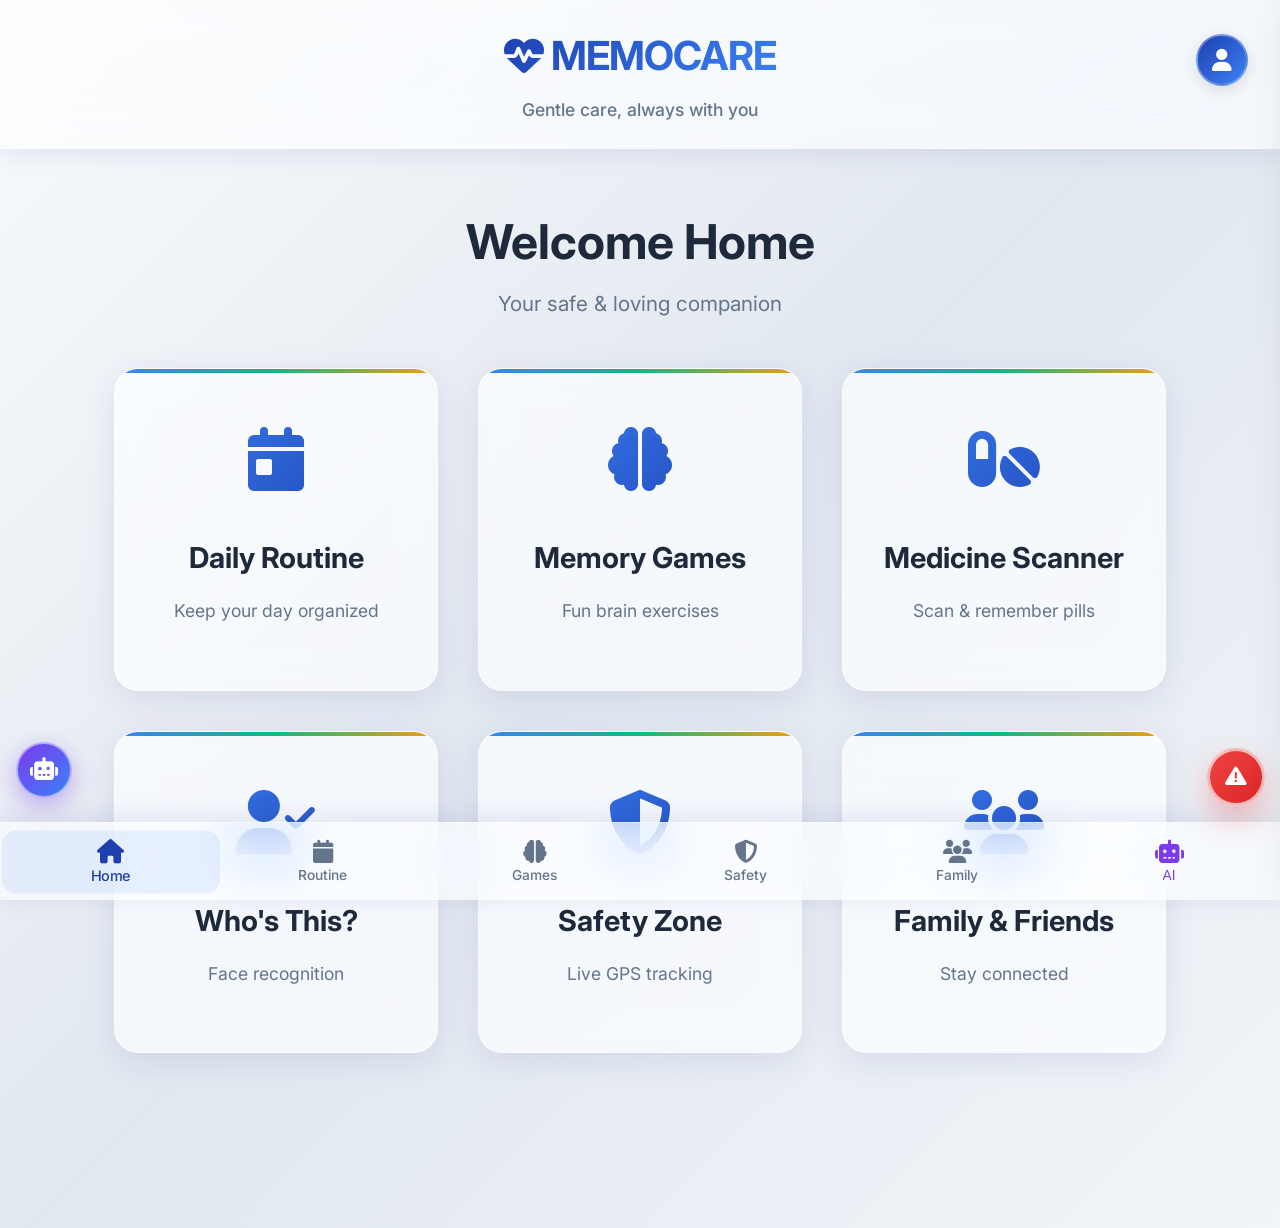
<file: index.html>
<!DOCTYPE html>
<html lang="en">
<head>
    <link rel="manifest" href="/manifest.json">
    <meta name="theme-color" content="#6200EE">

    <meta charset="UTF-8">
    <meta name="viewport" content="width=device-width, initial-scale=1.0, user-scalable=yes">
    <title>MEMOCARE - Home</title>
    <link href="https://cdnjs.cloudflare.com/ajax/libs/font-awesome/6.4.0/css/all.min.css" rel="stylesheet">
    <link href="https://fonts.googleapis.com/css2?family=Inter:wght@300;400;500;600;700&display=swap" rel="stylesheet">
 <style>
        :root {
            --primary-blue: #3B82F6;
            --medical-blue: #1E40AF;
            --success: #10B981;
            --danger: #EF4444;
            --light-bg: #F8FAFC;
            --white: #FFFFFF;
            --text-primary: #1E293B;
            --text-secondary: #64748B;
            --border: #E2E8F0;
            --shadow-sm: 0 4px 16px rgba(0,0,0,0.12);
            --shadow-md: 0 8px 32px rgba(0,0,0,0.15);
            --shadow-lg: 0 20px 60px rgba(0,0,0,0.2);
            --glass-bg: rgba(255, 255, 255, 0.98);
        }

        * { 
            margin: 0; 
            padding: 0; 
            box-sizing: border-box; 
        }
        
        body {
            font-family: 'Inter', -apple-system, sans-serif;
            background: linear-gradient(135deg, #F8FAFC 0%, #E2E8F0 50%, #F1F5F9 100%);
            min-height: 100vh;
            color: #1E293B;
            line-height: 1.6;
            font-size: 18px;
            font-weight: 400;
        }

      
        .profile-container {
            position: relative;
        }

        .profile-btn {
            width: 52px;
            height: 52px;
            border-radius: 50%;
            background: linear-gradient(135deg, var(--medical-blue), var(--primary-blue));
            border: 2px solid rgba(255, 255, 255, 0.3);
            display: flex;
            align-items: center;
            justify-content: center;
            cursor: pointer;
            transition: all 0.4s cubic-bezier(0.4, 0, 0.2, 1);
            box-shadow: var(--shadow-sm);
            overflow: hidden;
            position: relative;
            color: white;
            font-weight: 700;
        }

        .profile-btn::before {
            content: '';
            position: absolute;
            top: 0;
            left: -100%;
            width: 100%;
            height: 100%;
            background: linear-gradient(90deg, transparent, rgba(255,255,255,0.3), transparent);
            transition: left 0.6s;
        }

        .profile-btn:hover {
            transform: scale(1.08) translateY(-2px);
            box-shadow: var(--shadow-lg);
        }

        .profile-btn:hover::before {
            left: 100%;
        }

        .profile-guest {
            font-size: 1.4rem;
        }

        /* Sliding Profile Panel */
        .profile-panel {
            position: fixed;
            top: 0;
            right: -400px;
            width: 380px;
            height: 100vh;
            background: var(--glass-bg);
            backdrop-filter: blur(40px);
            border-left: 1px solid var(--border);
            box-shadow: -10px 0 40px rgba(0,0,0,0.1);
            z-index: 2000;
            transition: right 0.5s cubic-bezier(0.4, 0, 0.2, 1);
            overflow-y: auto;
            padding: 2rem;
        }

        .profile-panel.open {
            right: 0;
        }

        .panel-header {
            display: flex;
            align-items: center;
            justify-content: space-between;
            margin-bottom: 2rem;
            padding-bottom: 1.5rem;
            border-bottom: 1px solid var(--border);
        }

        .panel-title {
            font-size: 1.5rem;
            font-weight: 600;
        }

        .panel-close {
            background: none;
            border: none;
            font-size: 1.5rem;
            color: var(--text-secondary);
            cursor: pointer;
            padding: 0.5rem;
            border-radius: 50%;
            transition: all 0.2s ease;
            opacity: 0.6;
        }

        .panel-close:hover {
            background: rgba(0,0,0,0.05);
            opacity: 1;
        }

        .profile-avatar-large {
            width: 96px;
            height: 96px;
            border-radius: 50%;
            background: linear-gradient(135deg, var(--medical-blue), var(--primary-blue));
            display: flex;
            align-items: center;
            justify-content: center;
            margin: 0 auto 1.5rem;
            font-size: 2.2rem;
            font-weight: 700;
            color: white;
            box-shadow: var(--shadow-md);
        }

        .profile-name {
            font-size: 1.5rem;
            font-weight: 600;
            text-align: center;
            margin-bottom: 0.5rem;
        }

        .profile-email {
            text-align: center;
            color: var(--text-secondary);
            font-size: 1rem;
            margin-bottom: 2.5rem;
        }

        .profile-menu {
            list-style: none;
        }

        .profile-menu-item {
            display: flex;
            align-items: center;
            padding: 1rem 0;
            color: var(--text-primary);
            text-decoration: none;
            font-weight: 500;
            transition: all 0.3s ease;
            border-radius: 12px;
            margin-bottom: 0.5rem;
            padding-left: 1rem;
        }

        .profile-menu-item:hover {
            background: rgba(59, 130, 246, 0.05);
            color: var(--medical-blue);
            padding-left: 1.25rem;
        }

        .profile-menu-item i {
            width: 24px;
            margin-right: 1rem;
            font-size: 1.1rem;
            color: var(--primary-blue);
        }

        /* Auth Overlay */
        .auth-overlay {
            position: fixed;
            top: 0;
            left: 0;
            width: 100%;
            height: 100%;
            background: rgba(30, 41, 59, 0.9);
            backdrop-filter: blur(20px);
            z-index: 1500;
            opacity: 0;
            visibility: hidden;
            transition: all 0.4s cubic-bezier(0.4, 0, 0.2, 1);
            display: flex;
            align-items: center;
            justify-content: center;
        }

        .auth-overlay.show {
            opacity: 1;
            visibility: visible;
        }

        .auth-modal {
            background: var(--glass-bg);
            backdrop-filter: blur(40px);
            border-radius: 24px;
            border: 1px solid var(--border);
            width: 100%;
            max-width: 420px;
            max-height: 90vh;
            overflow-y: auto;
            transform: scale(0.8) translateY(20px);
            transition: all 0.4s cubic-bezier(0.4, 0, 0.2, 1);
            box-shadow: var(--shadow-lg);
        }

        .auth-overlay.show .auth-modal {
            transform: scale(1) translateY(0);
        }

        .auth-header {
            padding: 2rem 2rem 1.5rem;
            text-align: center;
            border-bottom: 1px solid var(--border);
        }

        .auth-title {
            font-size: 1.75rem;
            font-weight: 600;
            background: linear-gradient(135deg, var(--medical-blue), var(--primary-blue));
            -webkit-background-clip: text;
            background-clip: text;
            color: transparent;
            margin-bottom: 0.5rem;
        }

        .auth-subtitle {
            color: var(--text-secondary);
        }

        .auth-body {
            padding: 2rem;
        }

        .form-group {
            margin-bottom: 1.5rem;
        }

        .form-label {
            display: block;
            font-weight: 500;
            color: var(--text-primary);
            margin-bottom: 0.75rem;
        }

        .form-input {
            width: 100%;
            padding: 1rem 1.25rem;
            border: 2px solid var(--border);
            border-radius: 12px;
            font-size: 1rem;
            transition: all 0.3s ease;
            background: rgba(255,255,255,0.8);
        }

        .form-input:focus {
            outline: none;
            border-color: var(--primary-blue);
            box-shadow: 0 0 0 4px rgba(59,130,246,0.1);
            background: white;
        }

        .divider {
            text-align: center;
            color: var(--text-secondary);
            margin: 1.5rem 0;
            position: relative;
        }

        .divider::before {
            content: '';
            position: absolute;
            top: 50%;
            left: 0;
            right: 0;
            height: 1px;
            background: var(--border);
        }

        .divider span {
            background: var(--glass-bg);
            padding: 0 1rem;
        }

        .btn-primary {
            width: 100%;
            background: linear-gradient(135deg, var(--primary-blue), var(--medical-blue));
            color: white;
            border: none;
            padding: 1.1rem;
            border-radius: 12px;
            font-size: 1.1rem;
            font-weight: 600;
            cursor: pointer;
            transition: all 0.3s ease;
            box-shadow: 0 8px 24px rgba(59,130,246,0.3);
        }

        .btn-primary:hover:not(:disabled) {
            transform: translateY(-2px);
            box-shadow: 0 12px 32px rgba(59,130,246,0.4);
        }

        .auth-switch {
            text-align: center;
            margin-top: 1.5rem;
            font-size: 0.95rem;
            color: var(--text-secondary);
        }

        .auth-link {
            color: var(--primary-blue);
            text-decoration: none;
            font-weight: 500;
        }

        .error-message {
            color: var(--danger);
            font-size: 0.85rem;
            margin-top: 0.5rem;
            display: none;
        }

        .error-message.show {
            display: block;
        }

        .loading {
            display: inline-block;
            width: 20px;
            height: 20px;
            border: 3px solid rgba(255,255,255,.3);
            border-radius: 50%;
            border-top-color: #fff;
            animation: spin 1s ease-in-out infinite;
        }

        @keyframes spin {
            to { transform: rotate(360deg); }
        }

        /* PRIVACY POLICY MODAL */
        .privacy-overlay {
            position: fixed;
            top: 0;
            left: 0;
            width: 100%;
            height: 100%;
            background: rgba(30, 41, 59, 0.92);
            backdrop-filter: blur(25px);
            z-index: 1800;
            opacity: 0;
            visibility: hidden;
            transition: all 0.4s cubic-bezier(0.4, 0, 0.2, 1);
            display: flex;
            align-items: center;
            justify-content: center;
            padding: 1rem;
        }

        .privacy-overlay.show {
            opacity: 1;
            visibility: visible;
        }

        .privacy-modal {
            background: var(--glass-bg);
            backdrop-filter: blur(50px);
            border-radius: 24px;
            border: 1px solid var(--border);
            width: 100%;
            max-width: 600px;
            max-height: 90vh;
            overflow-y: auto;
            transform: scale(0.85) translateY(30px);
            transition: all 0.4s cubic-bezier(0.4, 0, 0.2, 1);
            box-shadow: var(--shadow-lg);
        }

        .privacy-overlay.show .privacy-modal {
            transform: scale(1) translateY(0);
        }

        .privacy-header {
            padding: 2.5rem 2.5rem 2rem;
            text-align: center;
            border-bottom: 2px solid var(--border);
            position: relative;
        }

        .privacy-title {
            font-size: 2rem;
            font-weight: 700;
            background: linear-gradient(135deg, var(--medical-blue), var(--primary-blue));
            -webkit-background-clip: text;
            background-clip: text;
            color: transparent;
            margin-bottom: 0.75rem;
        }

        .privacy-close {
            position: absolute;
            top: 1.5rem;
            right: 1.5rem;
            background: none;
            border: none;
            font-size: 1.5rem;
            color: var(--text-secondary);
            cursor: pointer;
            padding: 0.75rem;
            border-radius: 50%;
            transition: all 0.3s ease;
            opacity: 0.7;
        }

        .privacy-close:hover {
            background: rgba(0,0,0,0.08);
            opacity: 1;
            transform: scale(1.1);
        }

        .privacy-body {
            padding: 2.5rem;
            font-size: 1rem;
            line-height: 1.8;
            color: var(--text-primary);
        }

        .privacy-section {
            margin-bottom: 2rem;
        }

        .privacy-section:last-child {
            margin-bottom: 0;
        }

        .privacy-section h3 {
            font-size: 1.3rem;
            font-weight: 600;
            color: var(--medical-blue);
            margin-bottom: 1rem;
            display: flex;
            align-items: center;
            gap: 0.75rem;
        }

        .privacy-content {
            color: var(--text-primary);
            margin-bottom: 1rem;
        }

        .privacy-content:last-child {
            margin-bottom: 0;
        }

        /* ORIGINAL STYLES - UNCHANGED */
        .header {
            background: var(--glass-bg);
            backdrop-filter: blur(20px);
            padding: 1.5rem 1rem;
            text-align: center;
            box-shadow: 0 8px 32px rgba(0,0,0,0.12);
            position: sticky;
            top: 0;
            z-index: 100;
            border-bottom: 3px solid var(--primary-blue);
        }
        
        .logo {
            font-size: 2.5rem;
            font-weight: 700;
            background: linear-gradient(135deg, var(--medical-blue), var(--primary-blue));
            -webkit-background-clip: text;
            background-clip: text;
            color: transparent;
            letter-spacing: -1px;
            margin-bottom: 0.5rem;
            position: relative;
        }
        
        .tagline {
            color: var(--text-secondary);
            font-size: 1.1rem;
            font-weight: 500;
            max-width: 600px;
            margin: 0 auto;
        }

        .container {
            max-width: 1100px;
            margin: 0 auto;
            padding: 2rem 1.5rem;
        }
        
        .hero {
            text-align: center;
            margin: 2rem 0 3rem;
            padding: 0 1rem;
        }
        
        .hero h1 {
            font-size: 3rem;
            font-weight: 700;
            color: var(--text-primary);
            margin-bottom: 1rem;
            line-height: 1.2;
        }
        
        .hero p {
            font-size: 1.3rem;
            color: var(--text-secondary);
            max-width: 700px;
            margin: 0 auto 2rem;
            font-weight: 400;
        }

        .features-grid {
            display: grid;
            grid-template-columns: repeat(auto-fit, minmax(320px, 1fr));
            gap: 2.5rem;
            margin: 3rem 0;
        }
        
        .feature-card {
            background: var(--glass-bg);
            border-radius: 24px;
            padding: 2.5rem 2rem;
            text-align: center;
            box-shadow: 0 12px 40px rgba(0,0,0,0.08);
            transition: all 0.4s cubic-bezier(0.4, 0, 0.2, 1);
            border: 2px solid rgba(59,130,246,0.1);
            backdrop-filter: blur(10px);
            position: relative;
            overflow: hidden;
            font-size: 1.1rem;
            text-decoration: none;
            color: inherit;
            display: block;
        }
        
        .feature-card::before {
            content: '';
            position: absolute;
            top: 0;
            left: 0;
            right: 0;
            height: 4px;
            background: linear-gradient(90deg, var(--primary-blue), var(--success), #F59E0B);
        }
        
        .feature-card:hover {
            transform: translateY(-8px);
            box-shadow: 0 24px 60px rgba(0,0,0,0.15);
            border-color: var(--primary-blue);
        }
        
        .feature-icon {
            font-size: 4rem;
            margin-bottom: 1.5rem;
            background: linear-gradient(135deg, var(--primary-blue), var(--medical-blue));
            -webkit-background-clip: text;
            background-clip: text;
            color: transparent;
            display: block;
        }
        
        .feature-card h3 {
            font-size: 1.8rem;
            margin-bottom: 1rem;
            font-weight: 700;
            color: var(--text-primary);
        }
        
        .feature-card p {
            color: var(--text-secondary);
            font-size: 1.1rem;
            margin-bottom: 1.5rem;
        }
        .bottom-nav {
            position: fixed;
            bottom: 0;
            left: 0;
            right: 0;
            background: var(--glass-bg);
            backdrop-filter: blur(20px);
            display: flex;
            justify-content: space-around;
            padding: 0.8rem;
            box-shadow: 0 -8px 32px rgba(0,0,0,0.12);
            border-top: 4px solid var(--primary-blue);
            z-index: 1005;
        }
        
        .nav-item {
            text-decoration: none;
            color: var(--text-secondary);
            display: flex;
            flex-direction: column;
            align-items: center;
            font-size: 0.95rem;
            font-weight: 500;
            transition: all 0.3s ease;
            padding: 0.8rem;
            border-radius: 16px;
            flex: 1;
            margin: 0 0.5rem;
        }
        
        .nav-item.active {
            color: var(--medical-blue);
            background: rgba(59,130,246,0.1);
            transform: scale(1.05);
        }
        
        .nav-icon {
            font-size: 1.8rem;
            margin-bottom: 0.4rem;
        }

        .emergency-btn {
            position: fixed;
            bottom: 100px;
            right: 1.5rem;
            background: linear-gradient(135deg, var(--danger), #DC2626);
            color: white;
            border: 3px solid #FCA5A5;
            width: 72px;
            height: 72px;
            border-radius: 50%;
            font-size: 1.8rem;
            cursor: pointer;
            box-shadow: 0 12px 32px rgba(239,68,68,0.4);
            z-index: 1100;
            transition: all 0.3s ease;
            animation: pulse 2s infinite;
        }

        @keyframes pulse {
            0% { box-shadow: 0 12px 32px rgba(239,68,68,0.4); }
            50% { box-shadow: 0 12px 32px rgba(239,68,68,0.7); }
            100% { box-shadow: 0 12px 32px rgba(239,68,68,0.4); }
        }

        .content { padding-bottom: 140px; }

        /* NEW FOOTER SECTION */
        .footer-section {
            background: linear-gradient(135deg, var(--white) 0%, var(--light-bg) 100%);
            border-top: 4px solid var(--primary-blue);
            padding: 2.5rem 1.5rem 1.5rem;
            margin-top: 3rem;
            box-shadow: 0 -6px 25px rgba(0,0,0,0.06);
            position: relative;
            overflow: hidden;
        }

        .footer-container {
            max-width: 1200px;
            margin: 0 auto;
            text-align: center;
        }

        /* Helpline */
        .helpline-header {
            margin-bottom: 2rem;
        }

        .helpline-title {
            font-size: 1.4rem;
            font-weight: 700;
            color: var(--medical-blue);
            margin-bottom: 0.75rem;
            display: flex;
            align-items: center;
            justify-content: center;
            gap: 0.75rem;
        }

        .helpline-subtitle {
            font-size: 1rem;
            color: var(--text-secondary);
            font-weight: 500;
            max-width: 600px;
            margin: 0 auto 2rem;
        }

        .helpline-grid {
            display: grid;
            grid-template-columns: repeat(auto-fit, minmax(280px, 1fr));
            gap: 1.5rem;
            margin-bottom: 2.5rem;
        }

        .helpline-card {
            background: var(--glass-bg);
            backdrop-filter: blur(20px);
            border-radius: 16px;
            padding: 1.5rem;
            border: 2px solid rgba(59,130,246,0.1);
            transition: all 0.3s ease;
            box-shadow: var(--shadow-sm);
            position: relative;
            overflow: hidden;
        }

        .helpline-card::before {
            content: '';
            position: absolute;
            top: 0;
            left: 0;
            right: 0;
            height: 3px;
            background: linear-gradient(90deg, var(--primary-blue), var(--success));
        }

        .helpline-card:hover {
            transform: translateY(-4px);
            box-shadow: var(--shadow-md);
            border-color: var(--primary-blue);
        }

        .helpline-icon {
            font-size: 2rem;
            margin-bottom: 0.75rem;
            background: linear-gradient(135deg, var(--primary-blue), var(--medical-blue));
            -webkit-background-clip: text;
            background-clip: text;
            color: transparent;
            display: block;
        }

        .helpline-card h3 {
            font-size: 1.1rem;
            font-weight: 600;
            color: var(--text-primary);
            margin-bottom: 0.75rem;
        }

        .helpline-contact {
            font-size: 1.1rem;
            font-weight: 600;
            color: var(--medical-blue);
            word-break: break-all;
            display: block;
            text-decoration: none;
        }

        .helpline-contact:hover {
            color: var(--primary-blue);
        }

        /* Responsive */
        @media (max-width: 768px) {
            .profile-panel { width: 100%; right: -100%; }
            .emergency-btn { bottom: 90px; right: 1rem; width: 64px; height: 64px; }
            .content { padding-bottom: 160px; }
            .helpline-grid { grid-template-columns: 1fr; }
            .helpline-title { font-size: 1.25rem; flex-direction: column; gap: 0.5rem; }
            .privacy-modal { margin: 1rem; max-width: calc(100% - 2rem); }
        }

        @media (max-width: 480px) {
            .footer-section { padding: 2rem 1rem 1rem; }
            .helpline-grid { gap: 1rem; }
            .privacy-body { padding: 1.5rem; }
        }
    </style>
    <link rel="manifest" href="manifest.webmanifest">
    <link href="app-mobile.css" rel="stylesheet">
    <link href="chatbot.css" rel="stylesheet">

</head>
<body>
 
    <div class="header">
        <div style="position: relative; display: flex; align-items: center; justify-content: center;">
            <div class="logo"><i class="fas fa-heartbeat"></i> MEMOCARE</div>
            <div class="profile-container" style="position: absolute; right: 1rem;">
                <div class="profile-btn" id="profileBtn">
                    <div class="profile-guest" id="profileAvatar"><i class="fas fa-user"></i></div>
                </div>
            </div>
        </div>
        <div class="tagline">Gentle care, always with you</div>
    </div>

    <div class="content">
        <div class="container">
            <div class="hero">
                <h1>Welcome Home</h1>
                <p>Your safe & loving companion</p>
            </div>
            <div class="features-grid">
                <a href="routine.html" class="feature-card">
                    <div class="feature-icon"><i class="fas fa-calendar-day"></i></div>
                    <h3>Daily Routine</h3>
                    <p>Keep your day organized</p>
                </a>
                <a href="games.html" class="feature-card">
                    <div class="feature-icon"><i class="fas fa-brain"></i></div>
                    <h3>Memory Games</h3>
                    <p>Fun brain exercises</p>
                </a>
                <a href="meds.html" class="feature-card">
                    <div class="feature-icon"><i class="fas fa-pills"></i></div>
                    <h3>Medicine Scanner</h3>
                    <p>Scan & remember pills</p>
                </a>
                <a href="family.html" class="feature-card">
                    <div class="feature-icon"><i class="fas fa-user-check"></i></div>
                    <h3>Who's This?</h3>
                    <p>Face recognition</p>
                </a>
                <a href="caregiver.html" class="feature-card">
                    <div class="feature-icon"><i class="fas fa-shield-alt"></i></div>
                    <h3>Safety Zone</h3>
                    <p>Live GPS tracking</p>
                </a>
                <a href="contacts.html" class="feature-card">
                    <div class="feature-icon"><i class="fas fa-users"></i></div>
                    <h3>Family & Friends</h3>
                    <p>Stay connected</p>
                </a>
            </div>
        </div>
    </div>


    <nav class="bottom-nav">
        <a href="index.html" class="nav-item active"><span class="nav-icon"><i class="fas fa-home"></i></span><span>Home</span></a>
        <a href="routine.html" class="nav-item"><span class="nav-icon"><i class="fas fa-calendar"></i></span><span>Routine</span></a>
        <a href="games.html" class="nav-item"><span class="nav-icon"><i class="fas fa-brain"></i></span><span>Games</span></a>
        <a href="caregiver.html" class="nav-item"><span class="nav-icon"><i class="fas fa-shield-alt"></i></span><span>Safety</span></a>
        <a href="contacts.html" class="nav-item"><span class="nav-icon"><i class="fas fa-users"></i></span><span>Family</span></a>
        <button class="nav-item ai-nav" onclick="document.getElementById('ai-fab').click()" style="background:none;border:none;cursor:pointer;"><span class="nav-icon"><i class="fas fa-robot"></i></span><span>AI</span></button>
    </nav>

    <button class="emergency-btn" id="emergencyBtn"><i class="fas fa-exclamation-triangle"></i></button>

    <div class="profile-panel" id="profilePanel">
        <div class="panel-header">
            <h2 class="panel-title">My Account</h2>
            <button class="panel-close" id="closePanel"><i class="fas fa-times"></i></button>
        </div>
        <div class="profile-avatar-large" id="panelAvatar"></div>
        <h3 class="profile-name" id="panelName">Guest</h3>
        <p class="profile-email" id="panelEmail">Sign in to manage account</p>
        <ul class="profile-menu">
            <li class="profile-menu-item" id="viewProfile"><i class="fas fa-user"></i> View Profile</li>
            <li class="profile-menu-item" id="editProfile"><i class="fas fa-edit"></i> Edit Profile</li>
            <li class="profile-menu-item" id="logout"><i class="fas fa-sign-out-alt"></i> Logout</li>
        </ul>
    </div>

    <div class="auth-overlay" id="authOverlay">
        <div class="auth-modal">
            <div id="loginView">
                <div class="auth-header">
                    <h2 class="auth-title">Welcome Back</h2>
                    <p class="auth-subtitle">Sign in to your MEMOCARE account</p>
                </div>
                <div class="auth-body">
                    <form id="loginForm">
                        <div class="form-group">
                            <label class="form-label" for="loginEmail">Email</label>
                            <input type="email" id="loginEmail" class="form-input" placeholder="your@email.com" required>
                            <div class="error-message" id="loginError"></div>
                        </div>
                        <div class="form-group">
                            <label class="form-label" for="loginPassword">Password</label>
                            <input type="password" id="loginPassword" class="form-input" placeholder="Password" required>
                            <div class="error-message" id="loginPasswordError"></div>
                        </div>
                        <button type="submit" class="btn-primary" id="loginBtn"><i class="fas fa-sign-in-alt"></i> Sign In</button>
                    </form>
                    <div class="auth-switch">New here? <a href="#" class="auth-link" id="showSignup">Create Account</a></div>
                </div>
            </div>

            <div id="signupView" style="display:none;">
                <div class="auth-header">
                    <h2 class="auth-title">Create Account</h2>
                    <p class="auth-subtitle">Join MEMOCARE family</p>
                </div>
                <div class="auth-body">
                    <form id="signupForm">
                        <div class="form-group">
                            <label class="form-label" for="signupName">Name</label>
                            <input type="text" id="signupName" class="form-input" placeholder="Full name" required>
                            <div class="error-message" id="signupNameError"></div>
                        </div>
                        <div class="form-group">
                            <label class="form-label" for="signupEmail">Email</label>
                            <input type="email" id="signupEmail" class="form-input" placeholder="your@email.com" required>
                            <div class="error-message" id="signupEmailError"></div>
                        </div>
                        <div class="form-group">
                            <label class="form-label" for="signupPassword">Password</label>
                            <input type="password" id="signupPassword" class="form-input" placeholder="At least 6 characters" required>
                            <div class="error-message" id="signupPasswordError"></div>
                        </div>
                        <button type="submit" class="btn-primary"><i class="fas fa-user-plus"></i> Create Account</button>
                    </form>
                    <div class="auth-switch">Already have an account? <a href="#" class="auth-link" id="showLogin">Sign In</a></div>
                </div>
            </div>
        </div>
    </div>

    <div class="privacy-overlay" id="privacyOverlay">
        <div class="privacy-modal">
            <div class="privacy-header">
                <h2><i class="fas fa-shield-alt"></i> Privacy Policy</h2>
                <button class="panel-close" id="closePrivacy"><i class="fas fa-times"></i></button>
            </div>
            <div class="privacy-body">
                <div class="privacy-section">
                    <h3><i class="fas fa-shield-alt"></i> Our Commitment</h3>
                    <p class="privacy-content">MEMOCARE protects the personal and health-related information you choose to store in the app.</p>
                </div>
                <div class="privacy-section">
                    <h3><i class="fas fa-lock"></i> Data Use</h3>
                    <p class="privacy-content">Your information is used only to provide reminders, safety, contacts, and memory-care features.</p>
                </div>
                <div class="privacy-section">
                    <h3><i class="fas fa-handshake"></i> Your Consent</h3>
                    <p class="privacy-content">By using MEMOCARE, you consent to this local app experience and the information you enter.</p>
                </div>
            </div>
        </div>
    </div>

    <script>
        let users = JSON.parse(localStorage.getItem('memocare_users')) || {};
        let currentUser = null;

        const profileBtn = document.getElementById('profileBtn');
        const profilePanel = document.getElementById('profilePanel');
        const authOverlay = document.getElementById('authOverlay');
        const privacyOverlay = document.getElementById('privacyOverlay');
        const profileAvatar = document.getElementById('profileAvatar');
        const panelAvatar = document.getElementById('panelAvatar');
        const panelName = document.getElementById('panelName');
        const panelEmail = document.getElementById('panelEmail');
        const privacyBtn = document.getElementById('privacyBtn');

        init();

        function init() {
            currentUser = localStorage.getItem('memocare_current_user');
            if (currentUser) {
                currentUser = JSON.parse(currentUser);
                updateProfileDisplay();
            }
            setupEventListeners();
        }

        function setupEventListeners() {
            profileBtn.onclick = handleProfileClick;
            document.getElementById('closePanel').onclick = closePanel;
            document.getElementById('loginForm').onsubmit = handleLogin;
            document.getElementById('signupForm').onsubmit = handleSignup;
            document.getElementById('showSignup').onclick = showSignup;
            document.getElementById('showLogin').onclick = showLogin;
            document.getElementById('viewProfile').onclick = viewProfile;
            document.getElementById('editProfile').onclick = editProfile;
            document.getElementById('logout').onclick = logoutUser;
            document.getElementById('emergencyBtn').onclick = emergencyAlert;
            document.getElementById('closePrivacy').onclick = closePrivacy;
            if (privacyBtn) privacyBtn.onclick = showPrivacyPolicy;
            authOverlay.onclick = (e) => { if (e.target === authOverlay) closeAuth(); };
            privacyOverlay.onclick = (e) => { if (e.target === privacyOverlay) closePrivacy(); };
        }

        function showPrivacyPolicy() {
            privacyOverlay.classList.add('show');
            document.body.style.overflow = 'hidden';
        }

        function closePrivacy() {
            privacyOverlay.classList.remove('show');
            document.body.style.overflow = 'auto';
        }

        function handleProfileClick() {
            if (currentUser) openPanel();
            else openAuth();
        }

        function updateProfileDisplay() {
            if (currentUser) {
                profileAvatar.textContent = getInitials(currentUser.name);
                profileAvatar.className = 'profile-avatar';
            } else {
                profileAvatar.innerHTML = '<i class="fas fa-user"></i>';
                profileAvatar.className = 'profile-guest';
            }
        }

        function getInitials(name) {
            return name.split(' ').map(n => n[0]).join('').toUpperCase().slice(0, 2);
        }

        function openPanel() {
            profilePanel.classList.add('open');
            document.body.style.overflow = 'hidden';
            updatePanelContent();
        }

        function closePanel() {
            profilePanel.classList.remove('open');
            document.body.style.overflow = 'auto';
        }

        function updatePanelContent() {
            if (!currentUser) return;
            panelAvatar.textContent = getInitials(currentUser.name);
            panelName.textContent = currentUser.name;
            panelEmail.textContent = currentUser.email;
        }

        function openAuth() {
            authOverlay.classList.add('show');
            document.body.style.overflow = 'hidden';
        }

        function closeAuth() {
            authOverlay.classList.remove('show');
            document.body.style.overflow = 'auto';
        }

        function showSignup(e) {
            e.preventDefault();
            document.getElementById('loginView').style.display = 'none';
            document.getElementById('signupView').style.display = 'block';
        }

        function showLogin(e) {
            e.preventDefault();
            document.getElementById('loginView').style.display = 'block';
            document.getElementById('signupView').style.display = 'none';
        }

        function handleLogin(e) {
            e.preventDefault();
            const email = document.getElementById('loginEmail').value.trim().toLowerCase();
            const password = document.getElementById('loginPassword').value;
            if (users[email] && users[email].password === password) {
                currentUser = users[email];
                localStorage.setItem('memocare_current_user', JSON.stringify(currentUser));
                closeAuth();
                updateProfileDisplay();
                openPanel();
                speakWelcome(currentUser.name);
            } else {
                showError('loginError', 'Invalid email or password');
            }
        }

        function handleSignup(e) {
            e.preventDefault();
            const name = document.getElementById('signupName').value.trim();
            const email = document.getElementById('signupEmail').value.trim().toLowerCase();
            const password = document.getElementById('signupPassword').value;
            if (users[email]) {
                showError('signupEmailError', 'Account already exists. Please sign in.');
                return;
            }
            if (password.length < 6) {
                showError('signupPasswordError', 'Password must be at least 6 characters');
                return;
            }
            users[email] = { name, email, password, created: new Date().toISOString() };
            localStorage.setItem('memocare_users', JSON.stringify(users));
            currentUser = users[email];
            localStorage.setItem('memocare_current_user', JSON.stringify(currentUser));
            closeAuth();
            showLogin({ preventDefault: () => {} });
            updateProfileDisplay();
            openPanel();
            speakWelcome(name);
        }

        function showError(id, message) {
            const errorEl = document.getElementById(id);
            errorEl.textContent = message;
            errorEl.classList.add('show');
            setTimeout(() => errorEl.classList.remove('show'), 4000);
        }

        function viewProfile() {
            alert(`Profile\n\nName: ${currentUser.name}\nEmail: ${currentUser.email}\nMember since: ${new Date(currentUser.created).toLocaleDateString()}`);
        }

        function editProfile() {
            const newName = prompt('Edit name:', currentUser.name);
            if (newName && newName !== currentUser.name) {
                currentUser.name = newName;
                users[currentUser.email] = currentUser;
                localStorage.setItem('memocare_users', JSON.stringify(users));
                localStorage.setItem('memocare_current_user', JSON.stringify(currentUser));
                updateProfileDisplay();
                updatePanelContent();
            }
        }

        function logoutUser() {
            localStorage.removeItem('memocare_current_user');
            currentUser = null;
            closePanel();
            updateProfileDisplay();
        }

        function emergencyAlert() {
            if (currentUser) alert(`EMERGENCY! Alerting caregiver for ${currentUser.name}`);
            else alert('EMERGENCY! Caregiver alerted.');
            if (navigator.vibrate) navigator.vibrate([300, 150, 300]);
            const msg = new SpeechSynthesisUtterance('Emergency! Help is on the way.');
            msg.rate = 0.9;
            window.speechSynthesis.speak(msg);
        }

        function speakWelcome(name) {
            const welcome = new SpeechSynthesisUtterance(`Welcome back ${name} to MEMOCARE.`);
            welcome.rate = 0.9;
            window.speechSynthesis.speak(welcome);
        }
        if ("serviceWorker" in navigator) {
    navigator.serviceWorker.register("/sw.js")
        .then(() => {
            console.log("Service Worker Registered");
        });
}
    </script>
    <script src="chatbot.js"></script>
</body>
</html>
</file>
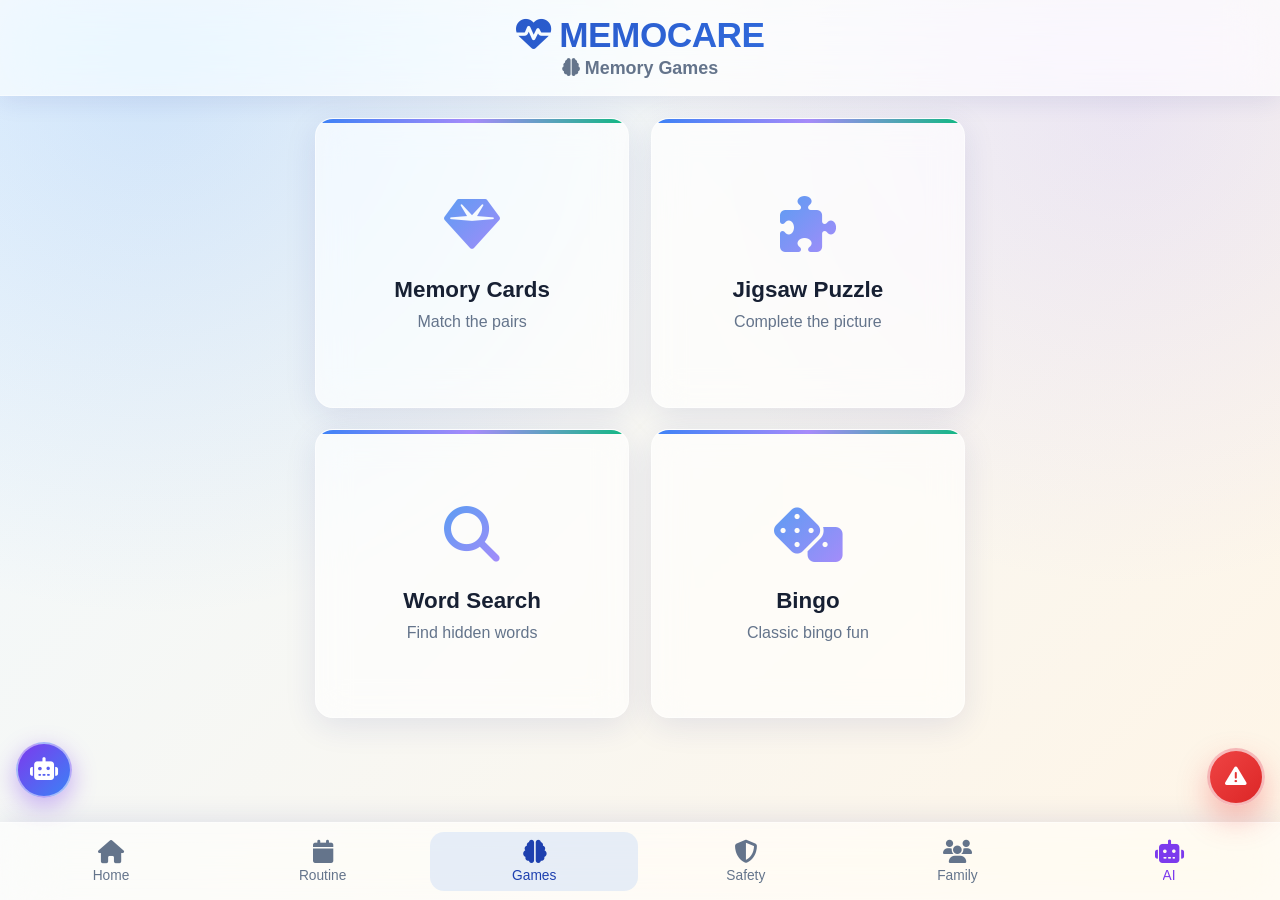
<file: games.html>
<!DOCTYPE html>
<html lang="en">
<head>
    <meta charset="UTF-8">
    <meta name="viewport" content="width=device-width, initial-scale=1.0">
    <title>MEMOCARE - Memory Games</title>
    <link href="https://cdnjs.cloudflare.com/ajax/libs/font-awesome/6.4.0/css/all.min.css" rel="stylesheet">
    <style>
        :root {
            --primary-blue: #5A9DF2; --secondary-purple: #A78BFA; --success-green: #10B981;
            --soft-white: rgba(255,255,255,0.97); --shadow-soft: 0 10px 30px rgba(0,0,0,0.12);
        }
        * { margin: 0; padding: 0; box-sizing: border-box; }
        body { font-family: -apple-system, BlinkMacSystemFont, sans-serif; background: linear-gradient(135deg, #E0F2FE, #FEF3C7); }
       
       /* Header */
        .header {
            background: rgba(255,255,255,0.98);
            backdrop-filter: blur(20px);
            padding: 1.5rem 1rem;
            text-align: center;
            box-shadow: 0 8px 32px rgba(0,0,0,0.12);
            position: sticky;
            top: 0;
            z-index: 100;
            border-bottom: 3px solid #3B82F6;
        }
        .logo {
            font-size: 2.2rem;
            font-weight: 700;
            background: linear-gradient(135deg, #1E40AF, #3B82F6);
            -webkit-background-clip: text;
            background-clip: text;
            color: transparent;
            margin-bottom: 0.5rem;
            letter-spacing: -0.5px;
        }
        .header-subtitle {
            color: #475569;
            font-size: 1.1rem;
            font-weight: 500;
        }
        .container { max-width: 700px; margin: 2rem auto; padding: 1rem; }
        
        /* **SQUARE 2x2 GRID LAYOUT** */
        .games-grid { 
            display: grid; 
            grid-template-columns: repeat(2, 1fr); /* 2 equal columns */
            grid-template-rows: repeat(2, 1fr);   /* 2 equal rows */
            gap: 1.5rem; 
            height: 600px; /* Fixed height for perfect square proportion */
            max-width: 650px;
            margin: 0 auto;
        }
        
        .game-card { 
            background: var(--soft-white); 
            border-radius: 24px; 
            padding: 2.5rem 1.5rem; 
            text-align: center; 
            text-decoration: none; 
            color: inherit; 
            box-shadow: var(--shadow-soft); 
            transition: all 0.3s ease;
            display: flex;
            flex-direction: column;
            justify-content: center;
            align-items: center;
        }
        
        .game-card:hover { 
            transform: translateY(-8px) scale(1.02); 
            box-shadow: 0 20px 40px rgba(0,0,0,0.2);
        }
        
        .game-icon { 
            font-size: 3.5rem; 
            margin-bottom: 1.2rem; 
            background: linear-gradient(135deg, var(--primary-blue), var(--secondary-purple)); 
            -webkit-background-clip: text; 
            background-clip: text; 
            -webkit-text-fill-color: transparent; 
        }
        
        .game-card h3 {
            font-size: 1.4rem;
            font-weight: 600;
            color: #1E293B;
            margin-bottom: 0.5rem;
        }
        
        .game-card p {
            color: #64748B;
            font-size: 1rem;
            line-height: 1.4;
        }
        
         /* Bottom Navigation */
        .bottom-nav {
            position: fixed;
            bottom: 0;
            left: 0;
            right: 0;
            background: rgba(255,255,255,0.98);
            backdrop-filter: blur(20px);
            display: flex;
            justify-content: space-around;
            padding: 1rem;
            box-shadow: 0 -8px 32px rgba(0,0,0,0.12);
            border-top: 4px solid #3B82F6;
            z-index: 1000;
        }
        .nav-item {
            text-decoration: none;
            color: #64748B;
            display: flex;
            flex-direction: column;
            align-items: center;
            font-size: 0.95rem;
            font-weight: 500;
            transition: all 0.3s ease;
            padding: 0.8rem;
            border-radius: 16px;
            flex: 1;
            margin: 0 0.5rem;
        }
        .nav-item.active {
            color: #1E40AF;
            background: rgba(59,130,246,0.1);
            transform: scale(1.05);
        }
        .nav-icon { font-size: 1.8rem; margin-bottom: 0.4rem; }

        .emergency-btn { 
            position: fixed; 
            bottom: 70px; 
            right: 1rem; 
            background: #EF4444; 
            color: white; 
            border: none; 
            width: 55px; 
            height: 55px; 
            border-radius: 50%; 
            cursor: pointer; 
            z-index: 1000;
            box-shadow: 0 8px 20px rgba(239,68,68,0.4);
            font-size: 1.2rem;
            border: 3px solid rgba(255,255,255,0.3);
            transition: all 0.3s ease;
        }
        
        .emergency-btn:hover {
            transform: scale(1.1);
            box-shadow: 0 12px 30px rgba(239,68,68,0.6);
        }
        
        .content { padding-bottom: 100px; padding-top: 20px; }
        
        /* Responsive adjustments */
        @media (max-width: 768px) {
            .games-grid {
                height: 500px;
                gap: 1rem;
                max-width: 90vw;
            }
            .game-card {
                padding: 2rem 1rem;
            }
            .game-icon {
                font-size: 3rem;
            }
        }
        
        @media (max-width: 480px) {
            .games-grid {
                height: 450px;
                gap: 0.8rem;
            }
            .container {
                padding: 0.5rem;
            }
        }
    </style>
    <link href="games/game-theme.css" rel="stylesheet">
    <link rel="manifest" href="manifest.webmanifest">
    <link href="app-mobile.css" rel="stylesheet">
    <link href="chatbot.css" rel="stylesheet">

</head>
<body>
    <div class="header">
        <div class="logo"><i class="fas fa-heartbeat"></i> MEMOCARE</div>
        <p class="header-subtitle"><i class="fas fa-brain"></i> Memory Games</p>
    </div>
    
    <div class="content">
        <div class="container">
            <div class="games-grid">
                <a href="games/memory-cards.html" class="game-card">
                    <div class="game-icon"><i class="fas fa-gem"></i></div>
                    <h3>Memory Cards</h3>
                    <p>Match the pairs</p>
                </a>
                <a href="games/jigsaw.html" class="game-card">
                    <div class="game-icon"><i class="fas fa-puzzle-piece"></i></div>
                    <h3>Jigsaw Puzzle</h3>
                    <p>Complete the picture</p>
                </a>
                <a href="games/wordsearch.html" class="game-card">
                    <div class="game-icon"><i class="fas fa-search"></i></div>
                    <h3>Word Search</h3>
                    <p>Find hidden words</p>
                </a>
                <a href="games/bingo.html" class="game-card">
                    <div class="game-icon"><i class="fas fa-dice"></i></div>
                    <h3>Bingo</h3>
                    <p>Classic bingo fun</p>
                </a>
            </div>
        </div>
    </div>
    
    <nav class="bottom-nav">
        <a href="index.html" class="nav-item">
            <div class="nav-icon"><i class="fas fa-home"></i></div> 
            Home
        </a>
        <a href="routine.html" class="nav-item">
            <div class="nav-icon"><i class="fas fa-calendar"></i></div> 
            Routine
        </a>
        <a href="games.html" class="nav-item active">
            <div class="nav-icon"><i class="fas fa-brain"></i></div> 
            Games
        </a>
        <a href="caregiver.html" class="nav-item">
            <div class="nav-icon"><i class="fas fa-shield-alt"></i></div> 
            Safety
        </a>
        <a href="contacts.html" class="nav-item">
            <div class="nav-icon"><i class="fas fa-users"></i></div> 
            Family
        </a>
        <button class="nav-item ai-nav" onclick="document.getElementById('ai-fab').click()" style="background:none;border:none;cursor:pointer;"><span class="nav-icon"><i class="fas fa-robot"></i></span><span>AI</span></button>
    </nav>
    
    <button class="emergency-btn" onclick="emergencyAlert()">
        <i class="fas fa-exclamation-triangle"></i>
    </button>
    
    <script>
        function emergencyAlert() { 
            alert('EMERGENCY! Help is on the way!'); 
            if(navigator.vibrate) navigator.vibrate([200,100,200,100,200]); 
        }
    </script>
    <script src="chatbot.js"></script>
</body>
</html>
</file>
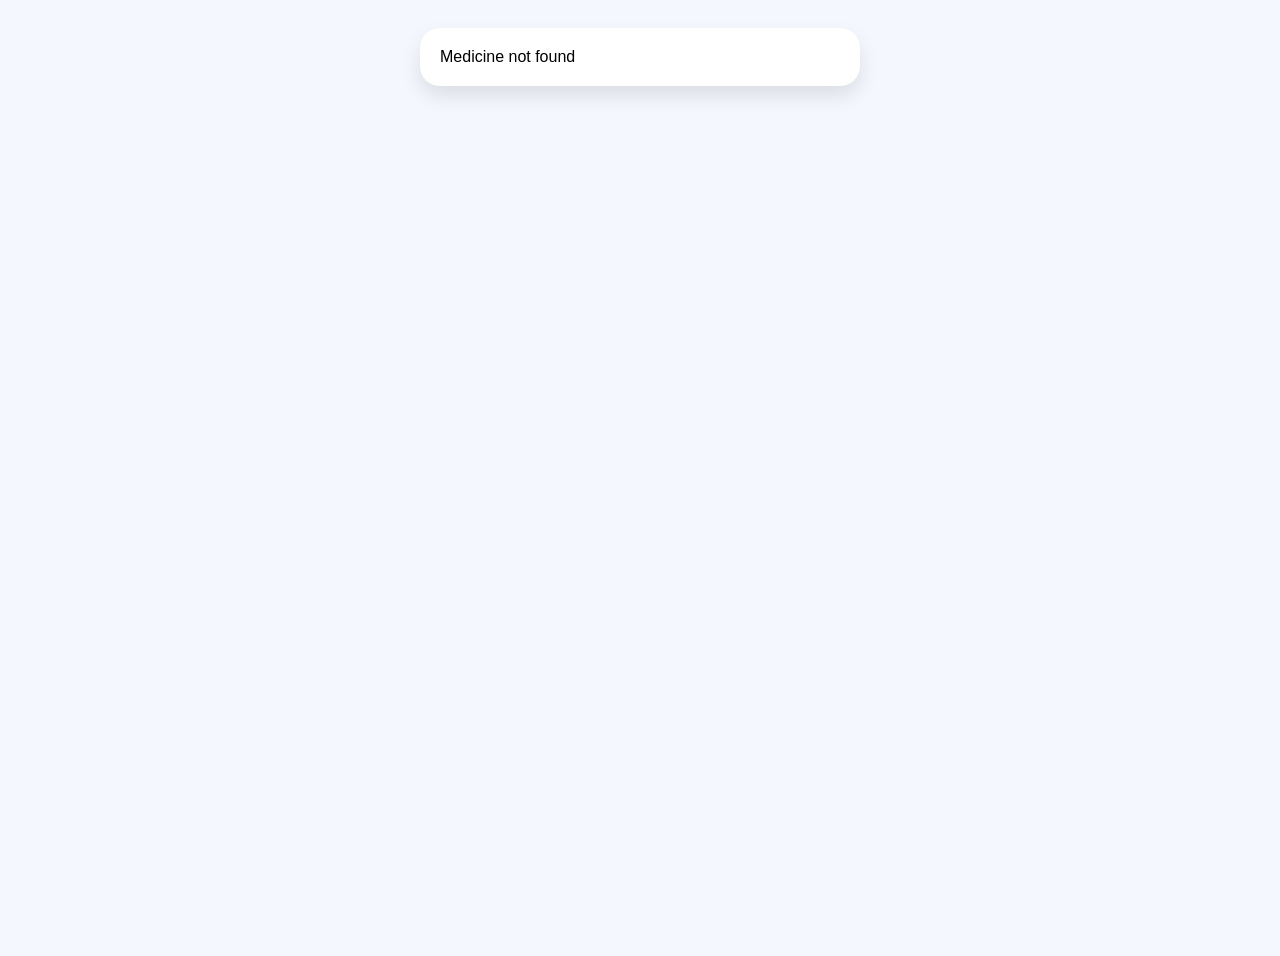
<file: medicine.html>
﻿<!DOCTYPE html>
<html>
<head>
<meta charset="UTF-8">
<meta name="viewport" content="width=device-width, initial-scale=1.0">
<title>Medicine Info</title>

<style>
body{
font-family:Arial;
background:#f5f7ff;
padding:20px;
}

.card{
background:white;
padding:20px;
border-radius:20px;
max-width:400px;
margin:auto;
box-shadow:0 10px 20px rgba(0,0,0,0.1);
}

h2{color:#5A9DF2}

.row{
display:flex;
justify-content:space-between;
margin:10px 0;
border-bottom:1px solid #eee;
padding-bottom:5px;
}
</style>
    <link rel="manifest" href="manifest.webmanifest">
    <link href="app-mobile.css" rel="stylesheet">
</head>

<body>

<div class="card" id="box">Loading...</div>

<script>

let medicines=JSON.parse(localStorage.getItem("medicines")||"[]");

let id=new URLSearchParams(window.location.search).get("id");

let med=medicines.find(m=>m.id===id);

if(med){

document.getElementById("box").innerHTML=`
<h2>${med.name}</h2>

<div class="row"><span>Time</span><b>${med.time}</b></div>
<div class="row"><span>Dose</span><b>${med.dose}</b></div>
<div class="row"><span>Purpose</span><b>${med.purpose}</b></div>
`;

}else{
document.getElementById("box").innerHTML="Medicine not found";
}

</script>

</body>
</html>
</file>
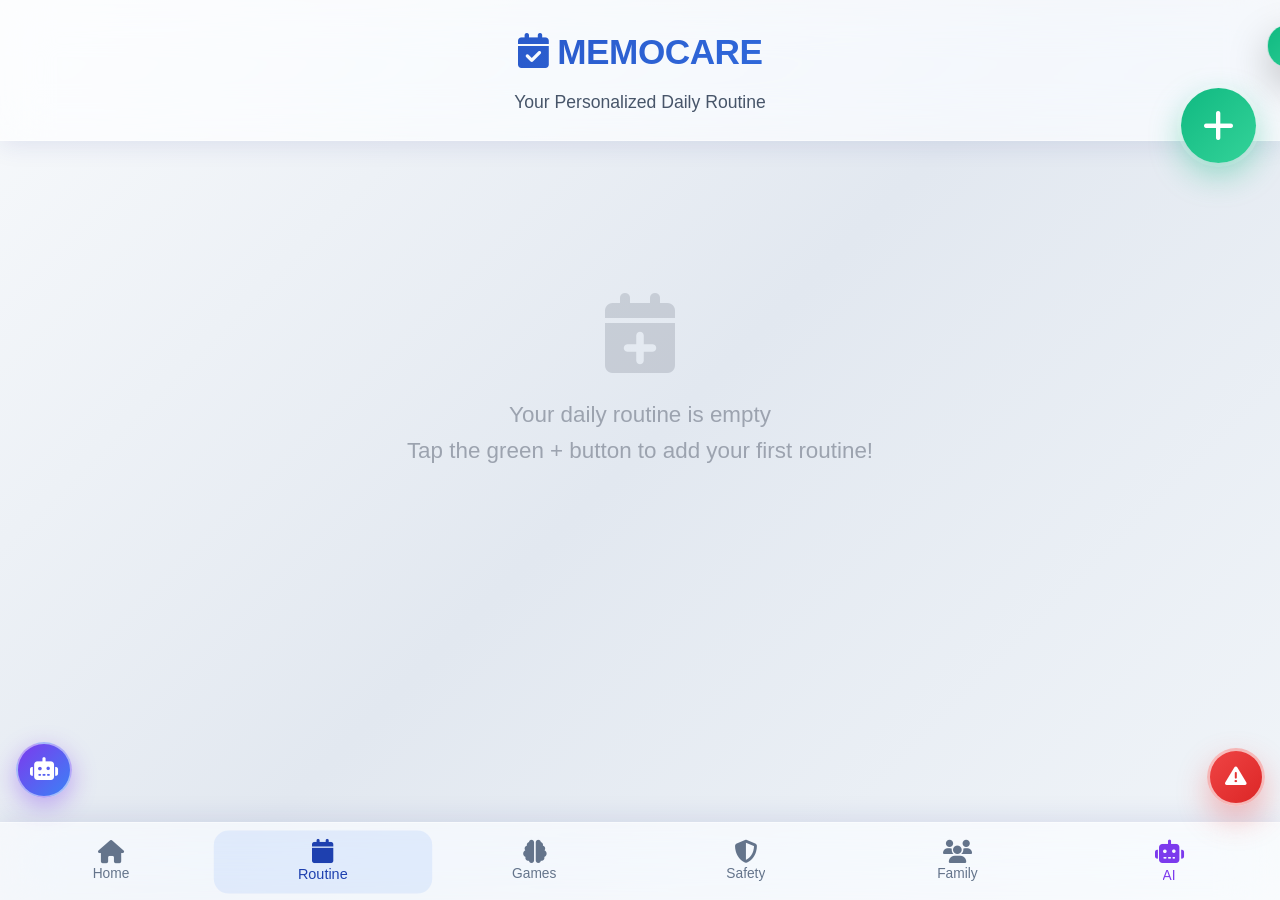
<file: routine.html>
<!DOCTYPE html>
<html lang="en">
<head>
    <meta charset="UTF-8">
    <meta name="viewport" content="width=device-width, initial-scale=1.0">
    <title>MEMOCARE - Daily Routine</title>
    <link href="https://cdnjs.cloudflare.com/ajax/libs/font-awesome/6.4.0/css/all.min.css" rel="stylesheet">
    <style>
        * { margin: 0; padding: 0; box-sizing: border-box; }
        body {
            font-family: 'Inter', 'Segoe UI', -apple-system, sans-serif;
            background: linear-gradient(135deg, #F8FAFC 0%, #E2E8F0 50%, #F1F5F9 100%);
            min-height: 100vh;
            color: #1E293B;
            font-size: 18px;
            line-height: 1.6;
        }

        /* Header */
        .header {
            background: rgba(255,255,255,0.98);
            backdrop-filter: blur(20px);
            padding: 1.5rem 1rem;
            text-align: center;
            box-shadow: 0 8px 32px rgba(0,0,0,0.12);
            position: sticky;
            top: 0;
            z-index: 100;
            border-bottom: 3px solid #3B82F6;
        }
        .logo {
            font-size: 2.2rem;
            font-weight: 700;
            background: linear-gradient(135deg, #1E40AF, #3B82F6);
            -webkit-background-clip: text;
            background-clip: text;
            color: transparent;
            margin-bottom: 0.5rem;
            letter-spacing: -0.5px;
        }
        .header-subtitle {
            color: #475569;
            font-size: 1.1rem;
            font-weight: 500;
        }

        /* FAB Container */
        .fab-container {
            position: fixed;
            right: 1.5rem;
            top: 5.5rem;
            z-index: 200;
            display: flex;
            flex-direction: column;
            gap: 1rem;
            align-items: flex-end;
        }
        .fab-add {
            width: 75px;
            height: 75px;
            border-radius: 50%;
            background: linear-gradient(135deg, #10B981 0%, #34D399 100%);
            border: none;
            color: white;
            font-size: 2.2rem;
            cursor: pointer;
            box-shadow: 
                0 12px 32px rgba(16,185,129,0.4),
                0 0 0 4px rgba(255,255,255,0.3);
            transition: all 0.4s cubic-bezier(0.4, 0, 0.2, 1);
            display: flex;
            align-items: center;
            justify-content: center;
            animation: fabFloat 3s ease-in-out infinite;
        }
        .fab-add:hover {
            transform: scale(1.15) rotate(90deg);
            box-shadow: 
                0 20px 48px rgba(16,185,129,0.6),
                0 0 0 6px rgba(255,255,255,0.4);
        }
        @keyframes fabFloat {
            0%, 100% { transform: translateY(0px); }
            50% { transform: translateY(-8px); }
        }

        /* Add Routine Modal */
        .add-routine-modal {
            position: fixed;
            top: 0;
            left: 0;
            right: 0;
            bottom: 0;
            background: rgba(0,0,0,0.5);
            backdrop-filter: blur(8px);
            display: none;
            align-items: center;
            justify-content: center;
            z-index: 300;
            opacity: 0;
            transition: all 0.3s ease;
        }
        .add-routine-modal.show {
            display: flex;
            opacity: 1;
        }
        .modal-content {
            background: rgba(255,255,255,0.98);
            backdrop-filter: blur(20px);
            border-radius: 32px;
            padding: 2.5rem;
            max-width: 500px;
            width: 90%;
            max-height: 90vh;
            overflow-y: auto;
            box-shadow: 0 32px 80px rgba(0,0,0,0.25);
            transform: scale(0.8) translateY(20px);
            transition: all 0.3s cubic-bezier(0.4, 0, 0.2, 1);
            border: 1px solid rgba(255,255,255,0.2);
        }
        .add-routine-modal.show .modal-content {
            transform: scale(1) translateY(0);
        }
        .modal-header {
            text-align: center;
            margin-bottom: 2rem;
        }
        .modal-header h3 {
            color: #1E293B;
            font-size: 2rem;
            font-weight: 700;
            margin-bottom: 0.5rem;
            display: flex;
            align-items: center;
            justify-content: center;
            gap: 1rem;
        }
        .modal-header p {
            color: #64748B;
            font-size: 1.1rem;
        }
        .form-group {
            display: flex;
            flex-direction: column;
            margin-bottom: 1.8rem;
        }
        .form-group label {
            font-weight: 700;
            color: #374151;
            margin-bottom: 0.8rem;
            font-size: 1.1rem;
            display: flex;
            align-items: center;
            gap: 0.5rem;
        }
        .form-group input {
            padding: 1.4rem 1.6rem;
            border: 3px solid #E2E8F0;
            border-radius: 20px;
            font-size: 1.3rem;
            transition: all 0.3s ease;
            font-family: inherit;
            background: rgba(255,255,255,0.9);
            font-weight: 500;
        }
        .form-group input:focus {
            outline: none;
            border-color: #3B82F6;
            box-shadow: 
                0 0 0 4px rgba(59,130,246,0.15),
                0 8px 25px rgba(0,0,0,0.1);
            background: white;
            transform: translateY(-2px);
        }
        .form-group input::placeholder {
            color: #9CA3AF;
            font-weight: 500;
        }
        .modal-buttons {
            display: flex;
            gap: 1rem;
            justify-content: center;
            margin-top: 1.5rem;
        }
        .btn-primary, .btn-secondary {
            padding: 1.3rem 3rem;
            border-radius: 25px;
            font-size: 1.2rem;
            font-weight: 700;
            cursor: pointer;
            transition: all 0.3s cubic-bezier(0.4, 0, 0.2, 1);
            flex: 1;
            max-width: 200px;
            border: none;
        }
        .btn-primary {
            background: linear-gradient(135deg, #10B981 0%, #34D399 100%);
            color: white;
            box-shadow: 0 12px 32px rgba(16,185,129,0.4);
        }
        .btn-primary:hover:not(:disabled) {
            transform: translateY(-4px);
            box-shadow: 0 20px 48px rgba(16,185,129,0.5);
        }
        .btn-primary:active:not(:disabled) {
            transform: translateY(-2px);
        }
        .btn-primary:disabled {
            opacity: 0.6;
            cursor: not-allowed;
            transform: none;
        }
        .btn-secondary {
            background: transparent;
            color: #64748B;
            border: 3px solid #E2E8F0;
        }
        .btn-secondary:hover {
            background: #F1F5F9;
            border-color: #3B82F6;
            color: #1E40AF;
            transform: translateY(-2px);
        }
        .close-modal {
            position: absolute;
            top: 1.5rem;
            right: 1.5rem;
            background: none;
            border: none;
            font-size: 1.8rem;
            color: #9CA3AF;
            cursor: pointer;
            width: 40px;
            height: 40px;
            border-radius: 50%;
            display: flex;
            align-items: center;
            justify-content: center;
            transition: all 0.3s ease;
        }
        .close-modal:hover {
            background: #F1F5F9;
            color: #EF4444;
            transform: rotate(90deg);
        }

        /* Container & List */
        .container {
            max-width: 850px;
            margin: 2rem auto;
            padding: 1.5rem;
        }
        .routine-list {
            display: flex;
            flex-direction: column;
            gap: 1.8rem;
            margin-top: 2rem;
        }
        .routine-item {
            background: rgba(255,255,255,0.97);
            border-radius: 24px;
            padding: 2rem 1.8rem;
            display: flex;
            align-items: center;
            gap: 1.5rem;
            box-shadow: 0 16px 48px rgba(0,0,0,0.1);
            transition: all 0.4s cubic-bezier(0.4, 0, 0.2, 1);
            border: 2px solid rgba(59,130,246,0.12);
            position: relative;
            backdrop-filter: blur(12px);
        }
        .routine-item:hover {
            transform: translateY(-4px);
            box-shadow: 0 24px 64px rgba(0,0,0,0.15);
            border-color: #3B82F6;
        }
        .routine-icon {
            width: 70px;
            height: 70px;
            border-radius: 20px;
            display: flex;
            align-items: center;
            justify-content: center;
            font-size: 1.9rem;
            color: white;
            flex-shrink: 0;
            box-shadow: 0 8px 20px rgba(0,0,0,0.2);
        }
        .routine-time {
            font-size: 1.5rem;
            font-weight: 700;
            color: #3B82F6;
            min-width: 85px;
            background: rgba(59,130,246,0.1);
            padding: 0.5rem 0.8rem;
            border-radius: 12px;
            flex-shrink: 0;
        }
        .routine-info {
            flex: 1;
            min-width: 0;
        }
        .routine-info h4 {
            font-size: 1.5rem;
            font-weight: 700;
            margin-bottom: 0.4rem;
            color: #1E293B;
        }
        .routine-info p {
            color: #64748B;
            font-size: 1.1rem;
        }
        .btn-done {
            background: linear-gradient(135deg, #10B981, #34D399);
            color: white;
            border: none;
            padding: 1rem 2rem;
            border-radius: 25px;
            font-size: 1.1rem;
            font-weight: 600;
            cursor: pointer;
            transition: all 0.3s ease;
            box-shadow: 0 8px 20px rgba(16,185,129,0.3);
            white-space: nowrap;
            margin-right: 0.5rem;
        }
        .btn-done:hover:not(:disabled) {
            transform: translateY(-2px);
            box-shadow: 0 12px 28px rgba(16,185,129,0.4);
        }
        .btn-done:disabled {
            background: #9CA3AF;
            cursor: default;
            box-shadow: none;
        }
        .btn-delete {
            background: linear-gradient(135deg, #EF4444, #DC2626);
            color: white;
            border: none;
            width: 50px;
            height: 50px;
            border-radius: 50%;
            font-size: 1.2rem;
            cursor: pointer;
            display: flex;
            align-items: center;
            justify-content: center;
            transition: all 0.3s ease;
            box-shadow: 0 8px 20px rgba(239,68,68,0.3);
            flex-shrink: 0;
            margin-left: 0.5rem;
        }
        .btn-delete:hover {
            transform: scale(1.15) rotate(5deg);
            box-shadow: 0 12px 28px rgba(239,68,68,0.4);
        }
        .completed {
            opacity: 0.88;
            background: linear-gradient(135deg, #ECFDF5, #D1FAE5);
            border-color: #10B981;
        }
        .completed .routine-info h4 {
            text-decoration: line-through;
            opacity: 0.85;
        }
        .empty-state {
            color: #9CA3AF;
            font-size: 1.4rem;
            text-align: center;
            padding: 4rem 2rem;
            margin-top: 2rem;
        }
        .empty-state i {
            font-size: 5rem;
            margin-bottom: 1.5rem;
            opacity: 0.4;
            display: block;
        }

        /* Bottom Navigation */
        .bottom-nav {
            position: fixed;
            bottom: 0;
            left: 0;
            right: 0;
            background: rgba(255,255,255,0.98);
            backdrop-filter: blur(20px);
            display: flex;
            justify-content: space-around;
            padding: 1rem;
            box-shadow: 0 -8px 32px rgba(0,0,0,0.12);
            border-top: 4px solid #3B82F6;
            z-index: 1000;
        }
        .nav-item {
            text-decoration: none;
            color: #64748B;
            display: flex;
            flex-direction: column;
            align-items: center;
            font-size: 0.95rem;
            font-weight: 500;
            transition: all 0.3s ease;
            padding: 0.8rem;
            border-radius: 16px;
            flex: 1;
            margin: 0 0.5rem;
        }
        .nav-item.active {
            color: #1E40AF;
            background: rgba(59,130,246,0.1);
            transform: scale(1.05);
        }
        .nav-icon { font-size: 1.8rem; margin-bottom: 0.4rem; }

        /* Emergency Button */
        .emergency-btn {
            position: fixed;
            bottom: 100px;
            right: 1.5rem;
            background: linear-gradient(135deg, #EF4444, #DC2626);
            color: white;
            border: 3px solid #FCA5A5;
            width: 70px;
            height: 70px;
            border-radius: 50%;
            font-size: 1.6rem;
            cursor: pointer;
            box-shadow: 0 12px 32px rgba(239,68,68,0.4);
            z-index: 1100;
            transition: all 0.3s ease;
            animation: pulse 2s infinite;
        }
        @keyframes pulse {
            0%, 100% { box-shadow: 0 12px 32px rgba(239,68,68,0.4); }
            50% { box-shadow: 0 12px 32px rgba(239,68,68,0.7); }
        }

        /* Notification */
        .notification {
            position: fixed;
            top: 25px;
            right: 25px;
            background: linear-gradient(135deg, #10B981, #34D399);
            color: white;
            padding: 1.3rem 2rem;
            border-radius: 20px;
            box-shadow: 0 16px 40px rgba(0,0,0,0.25);
            transform: translateX(120%);
            transition: transform 0.4s cubic-bezier(0.4, 0, 0.2, 1);
            z-index: 2000;
            font-weight: 600;
            font-size: 1.1rem;
            max-width: 320px;
            backdrop-filter: blur(10px);
        }
        .notification.show { transform: translateX(0); }
        .notification.error { background: linear-gradient(135deg, #EF4444, #DC2626); }

        /* Responsive */
        @media (max-width: 768px) {
            .fab-container { right: 1rem; top: 5rem; }
            .fab-add { width: 70px; height: 70px; font-size: 2rem; }
            .routine-item { flex-direction: column; text-align: center; gap: 1.2rem; }
            .routine-time { order: -1; }
            .btn-done, .btn-delete { order: 99; margin: 0 0.5rem; }
        }

        /* Accessibility */
        button:focus { outline: 4px solid #3B82F6; outline-offset: 2px; }
    </style>
    <link rel="manifest" href="manifest.webmanifest">
    <link href="app-mobile.css" rel="stylesheet">
    <link href="chatbot.css" rel="stylesheet">

</head>
<body>
    <!-- FAB -->
    <div class="fab-container">
        <button class="fab-add" id="fabAddBtn" aria-label="Add new routine" title="Add Routine">
            <i class="fas fa-plus"></i>
        </button>
    </div>

    <div class="header">
        <div class="logo">
            <i class="fas fa-calendar-check"></i> MEMOCARE
        </div>
        <div class="header-subtitle">Your Personalized Daily Routine</div>
    </div>

    <div class="container">
        <div class="routine-list" id="routineList"></div>
        <div id="emptyState" class="empty-state" style="display: none;">
            <i class="fas fa-calendar-plus"></i>
            <div>Your daily routine is empty</div>
            <div>Tap the green + button to add your first routine!</div>
        </div>
    </div>

    <!-- ADD ROUTINE MODAL -->
    <div class="add-routine-modal" id="addRoutineModal">
        <div class="modal-content">
            <button class="close-modal" id="closeModalBtn" aria-label="Close modal"></button>
            <div class="modal-header">
                <h3><i class="fas fa-plus-circle"></i> Add New Routine</h3>
                <p>Create your personalized daily schedule</p>
            </div>
            <form id="routineForm">
                <div class="form-group">
                    <label for="routineTime">
                        <i class="fas fa-clock"></i> Time
                    </label>
                    <input type="time" id="routineTime" required placeholder="08:00">
                </div>
                <div class="form-group">
                    <label for="routineActivity">
                        <i class="fas fa-tasks"></i> Activity
                    </label>
                    <input type="text" id="routineActivity" placeholder="e.g., Take medicine, Morning walk, Breakfast" maxlength="50" required>
                </div>
                <div class="modal-buttons">
                    <button type="button" class="btn-secondary" id="cancelBtn">Cancel</button>
                    <button type="submit" class="btn-primary" id="saveRoutineBtn">
                        <i class="fas fa-check"></i> Add Routine
                    </button>
                </div>
            </form>
        </div>
    </div>

    <!-- Bottom Navigation -->
    <nav class="bottom-nav">
        <a href="index.html" class="nav-item">
            <i class="fas fa-home nav-icon"></i><span>Home</span>
        </a>
        <a href="routine.html" class="nav-item active">
            <i class="fas fa-calendar nav-icon"></i><span>Routine</span>
        </a>
        <a href="games.html" class="nav-item">
            <i class="fas fa-brain nav-icon"></i><span>Games</span>
        </a>
        <a href="caregiver.html" class="nav-item">
            <i class="fas fa-shield-alt nav-icon"></i><span>Safety</span>
        </a>
        <a href="contacts.html" class="nav-item">
            <i class="fas fa-users nav-icon"></i><span>Family</span>
        </a>
        <button class="nav-item ai-nav" onclick="document.getElementById('ai-fab').click()" style="background:none;border:none;cursor:pointer;"><span class="nav-icon"><i class="fas fa-robot"></i></span><span>AI</span></button>
    </nav>

    <!-- Emergency Button -->
    <button class="emergency-btn" id="emergencyBtn" aria-label="Emergency Help">
        <i class="fas fa-exclamation-triangle"></i>
    </button>

    <!-- Notification -->
    <div id="notification" class="notification"></div>

    <script>
        // Global state
        let customRoutines = JSON.parse(localStorage.getItem('customRoutines') || '[]');
        let completed = JSON.parse(localStorage.getItem('routineCompleted') || '[]');

        // DOM Elements
        const modal = document.getElementById('addRoutineModal');
        const fabBtn = document.getElementById('fabAddBtn');
        const closeModalBtn = document.getElementById('closeModalBtn');
        const cancelBtn = document.getElementById('cancelBtn');
        const routineForm = document.getElementById('routineForm');
        const saveRoutineBtn = document.getElementById('saveRoutineBtn');
        const routineList = document.getElementById('routineList');
        const emptyState = document.getElementById('emptyState');
        const emergencyBtn = document.getElementById('emergencyBtn');
        const notification = document.getElementById('notification');

        // Save data to localStorage
        function saveData() {
            localStorage.setItem('customRoutines', JSON.stringify(customRoutines));
            localStorage.setItem('routineCompleted', JSON.stringify(completed));
        }

        // Generate unique ID
        function generateId() {
            return 'routine_' + Date.now() + '_' + Math.random().toString(36).substr(2, 9);
        }

        // Get icon based on activity name
        function getIconForActivity(title) {
            const icons = {
                'medicine': 'fa-pills', 'pill': 'fa-pills', 'medication': 'fa-pills',
                'breakfast': 'fa-utensils', 'lunch': 'fa-utensils', 'dinner': 'fa-utensils',
                'walk': 'fa-walking', 'exercise': 'fa-dumbbell', 'yoga': 'fa-child-reaching',
                'bath': 'fa-tint', 'shower': 'fa-tint', 'wash': 'fa-soap',
                'sleep': 'fa-bed', 'rest': 'fa-bed', 'nap': 'fa-bed',
                'call': 'fa-phone', 'family': 'fa-users'
            };
            const lowerTitle = title.toLowerCase();
            for (let key in icons) {
                if (lowerTitle.includes(key)) return icons[key];
            }
            return 'fa-tasks';
        }

        // Get random color for routine
        function getColorForActivity() {
            const colors = ['#F59E0B', '#5A9DF2', '#10B981', '#8B5CF6', '#EF4444', '#F97316', '#06B6D4', '#EC4899'];
            return colors[Math.floor(Math.random() * colors.length)];
        }

        // ADD ROUTINE - MAIN FUNCTION
        function addRoutine(time, activity) {
            // Validation
            if (!time || !activity.trim()) {
                showNotification('Please fill both time and activity', 'error');
                return false;
            }
            if (customRoutines.length >= 20) {
                showNotification('Maximum 20 routines allowed', 'error');
                return false;
            }

            // Create new routine
            const id = generateId();
            const routine = {
                id: id,
                time: time,
                title: activity.trim(),
                desc: `Time for ${activity.trim()}`,
                icon: getIconForActivity(activity),
                color: getColorForActivity(),
                custom: true,
                created: Date.now()
            };

            // Add to beginning of array (newest first)
            customRoutines.unshift(routine);
            saveData();
            renderRoutine();
            showNotification(`Added: ${activity.trim()}`, 'success');
            
            // Voice feedback
            if ('speechSynthesis' in window) {
                const utterance = new SpeechSynthesisUtterance(`Added ${activity.trim()} at ${time}`);
                utterance.rate = 0.9;
                speechSynthesis.speak(utterance);
            }
            
            return true;
        }

        // DELETE ROUTINE
        function deleteRoutine(id) {
            if (confirm('Delete this routine? This action cannot be undone.')) {
                customRoutines = customRoutines.filter(routine => routine.id !== id);
                completed = completed.filter(compId => compId !== id);
                saveData();
                renderRoutine();
                showNotification('Routine deleted', 'error');
            }
        }

        // COMPLETE TASK
        function completeTask(id, btnElement) {
            if (!completed.includes(id)) {
                completed.push(id);
                saveData();
                const item = document.getElementById(`task-${id}`);
                if (item) {
                    item.classList.add('completed');
                    btnElement.disabled = true;
                    btnElement.innerHTML = '<i class="fas fa-check"></i> Done';
                }
                showNotification('Great job completing your task!', 'success');
            }
        }

        // RENDER ROUTINES
        function renderRoutine() {
            const routines = [...customRoutines].sort((a, b) => {
                const timeA = parseInt(a.time.replace(':', '')) || 0;
                const timeB = parseInt(b.time.replace(':', '')) || 0;
                return timeA - timeB;
            });

            if (routines.length === 0) {
                routineList.style.display = 'none';
                emptyState.style.display = 'block';
                return;
            }

            routineList.style.display = 'flex';
            emptyState.style.display = 'none';

            routineList.innerHTML = routines.map(routine => {
                const isDone = completed.includes(routine.id);
                return `
                    <div class="routine-item ${isDone ? 'completed' : ''}" id="task-${routine.id}" tabindex="0">
                        <div class="routine-icon" style="background: linear-gradient(135deg, ${routine.color}, ${routine.color}cc);">
                            <i class="fas ${routine.icon}"></i>
                        </div>
                        <div class="routine-time">${routine.time}</div>
                        <div class="routine-info">
                            <h4>${routine.title}</h4>
                            <p>${routine.desc}</p>
                        </div>
                        <button class="btn-done" ${isDone ? 'disabled' : ''} 
                                onclick="completeTask('${routine.id}', this)"
                                aria-label="${isDone ? 'Completed' : 'Mark as done'}">
                            ${isDone ? '<i class="fas fa-check"></i> Done' : '<i class="fas fa-check"></i> Mark Done'}
                        </button>
                        <button class="btn-delete" onclick="deleteRoutine('${routine.id}')" 
                                aria-label="Delete routine" title="Delete">
                            <i class="fas fa-trash"></i>
                        </button>
                    </div>
                `;
            }).join('');
        }

        // NOTIFICATION
        function showNotification(message, type = 'success') {
            notification.textContent = message;
            notification.className = `notification ${type === 'error' ? 'error' : ''} show`;
            setTimeout(() => {
                notification.classList.remove('show');
            }, 3000);
        }

        // MODAL EVENT LISTENERS
        fabBtn.addEventListener('click', () => {
            modal.classList.add('show');
        });

        closeModalBtn.addEventListener('click', () => {
            modal.classList.remove('show');
        });

        cancelBtn.addEventListener('click', () => {
            modal.classList.remove('show');
        });

        // FORM SUBMISSION - FIXED!
        routineForm.addEventListener('submit', function(e) {
            e.preventDefault();
            
            const timeInput = document.getElementById('routineTime');
            const activityInput = document.getElementById('routineActivity');
            
            const time = timeInput.value;
            const activity = activityInput.value;
            
            if (addRoutine(time, activity)) {
                // Clear form
                timeInput.value = '';
                activityInput.value = '';
                // Close modal
                modal.classList.remove('show');
                // Visual feedback
                saveRoutineBtn.style.transform = 'scale(0.95)';
                setTimeout(() => {
                    saveRoutineBtn.style.transform = '';
                }, 150);
            }
        });

        // Close modal on outside click
        modal.addEventListener('click', (e) => {
            if (e.target === modal) {
                modal.classList.remove('show');
            }
        });

        // Enter key on activity field
        document.getElementById('routineActivity').addEventListener('keypress', function(e) {
            if (e.key === 'Enter') {
                routineForm.dispatchEvent(new Event('submit'));
            }
        });

        // Emergency button
        emergencyBtn.addEventListener('click', () => {
            showNotification('EMERGENCY ALERT! Family notified!', 'error');
            if (navigator.vibrate) navigator.vibrate([300, 100, 300]);
            if ('speechSynthesis' in window) {
                speechSynthesis.speak(new SpeechSynthesisUtterance('Emergency help activated!'));
            }
        });

        // Daily reset
        function checkDailyReset() {
            const today = new Date().toDateString();
            const lastReset = localStorage.getItem('lastReset');
            if (lastReset !== today) {
                completed = [];
                localStorage.setItem('lastReset', today);
                saveData();
            }
        }

        // Initialize app
        checkDailyReset();
        renderRoutine();

        // Welcome message
        setTimeout(() => {
            if ('speechSynthesis' in window) {
                speechSynthesis.speak(new SpeechSynthesisUtterance(' Tap the green plus button to add routines.'));
            }
        }, 800);
    </script>
    <script src="chatbot.js"></script>
</body>
</html>
</file>
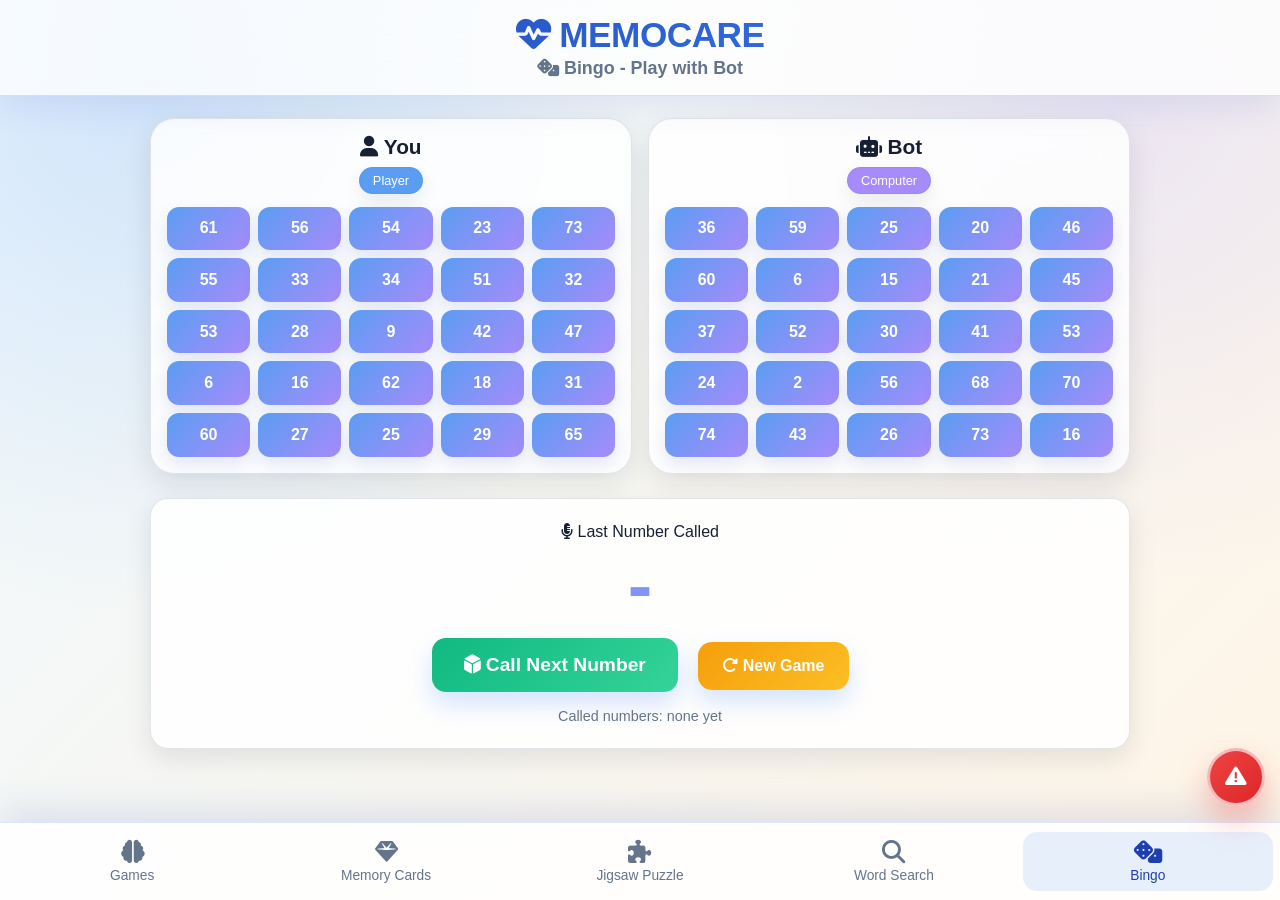
<file: games/bingo.html>
﻿<!DOCTYPE html>
<html lang="en">
<head>
    <meta charset="UTF-8">
    <meta name="viewport" content="width=device-width, initial-scale=1.0, user-scalable=yes">
    <title>Bingo - MEMOCARE</title>
    <link href="https://cdnjs.cloudflare.com/ajax/libs/font-awesome/6.4.0/css/all.min.css" rel="stylesheet">
    <style>
        *{margin:0;padding:0;box-sizing:border-box;}
        body{font-family:'Segoe UI',Roboto,sans-serif;background:linear-gradient(135deg,#F0F9FF,#FFF5E6);min-height:100vh;overflow-x:hidden;}
        /* Header */
        .header {
            background: rgba(255,255,255,0.98);
            backdrop-filter: blur(20px);
            padding: 1.5rem 1rem;
            text-align: center;
            box-shadow: 0 8px 32px rgba(0,0,0,0.12);
            position: sticky;
            top: 0;
            z-index: 100;
            border-bottom: 3px solid #3B82F6;
        }
        .logo {
            font-size: 2.2rem;
            font-weight: 700;
            background: linear-gradient(135deg, #1E40AF, #3B82F6);
            -webkit-background-clip: text;
            background-clip: text;
            color: transparent;
            margin-bottom: 0.5rem;
            letter-spacing: -0.5px;
        }
        .header-subtitle {
            color: #475569;
            font-size: 1.1rem;
            font-weight: 500;
        }
        .game-container{max-width:700px;margin:2rem auto;padding:1rem;}
        .players-grid{display:grid;grid-template-columns:1fr 1fr;gap:1rem;margin-bottom:1.5rem;}
        .player-card{background:rgba(255,255,255,0.95);border-radius:24px;padding:1rem;text-align:center;box-shadow:0 8px 20px rgba(0,0,0,0.1);}
        .player-card h3{font-size:1.3rem;margin-bottom:0.5rem;}
        .player-card .badge{display:inline-block;padding:0.3rem 0.8rem;border-radius:40px;font-size:0.8rem;margin-bottom:0.8rem;}
        .badge.player{background:#5A9DF2;color:white;}
        .badge.bot{background:#A78BFA;color:white;}
        .bingo-board{display:grid;grid-template-columns:repeat(5,1fr);gap:0.5rem;}
        .bingo-cell{background:linear-gradient(135deg,#5A9DF2,#A78BFA);color:white;border-radius:12px;padding:0.8rem;font-size:1rem;font-weight:bold;cursor:pointer;transition:0.1s;text-align:center;}
        .bingo-cell.player-cell{cursor:pointer;}
        .bingo-cell.bot-cell{cursor:default;}
        .bingo-cell.marked{background:#10B981;transform:scale(0.95);}
        .caller-area{background:rgba(255,255,255,0.95);border-radius:24px;padding:1.5rem;text-align:center;margin:1rem 0;box-shadow:0 8px 20px rgba(0,0,0,0.1);}
        .last-number{font-size:3rem;font-weight:bold;background:linear-gradient(135deg,#5A9DF2,#A78BFA);-webkit-background-clip:text;background-clip:text;color:transparent;margin:0.5rem 0;}
        .call-btn{background:linear-gradient(135deg,#10B981,#34D399);color:white;border:none;padding:1rem 2rem;border-radius:60px;font-size:1.2rem;font-weight:bold;cursor:pointer;margin:0.5rem;transition:0.2s;}
        .call-btn:active{transform:scale(0.96);}
        .call-btn:disabled{opacity:0.5;cursor:not-allowed;}
        .reset-btn{background:linear-gradient(135deg,#F59E0B,#FBBF24);color:white;border:none;padding:0.8rem 1.5rem;border-radius:60px;font-size:1rem;cursor:pointer;margin:0.5rem;}
        .numbers-called{font-size:0.9rem;color:#6B7A8A;margin-top:0.5rem;}
        
        /* WIN/LOSE OVERLAY */
        .game-overlay{position:fixed;top:0;left:0;width:100%;height:100%;background:rgba(0,0,0,0.85);z-index:2000;display:flex;align-items:center;justify-content:center;animation:fadeIn 0.5s ease;}
        .game-overlay-content{text-align:center;padding:2rem;border-radius:48px;max-width:400px;margin:1rem;animation:slideUp 0.5s ease;}
        .game-overlay-content.win{background:linear-gradient(135deg,#10B981,#34D399);}
        .game-overlay-content.lose{background:linear-gradient(135deg,#EF4444,#DC2626);}
        .game-overlay-content h2{font-size:2.5rem;color:white;margin-bottom:1rem;}
        .game-overlay-content p{font-size:1.2rem;color:white;margin-bottom:1.5rem;opacity:0.95;}
        .try-again-btn{background:white;color:#2C3E50;border:none;padding:1rem 2rem;border-radius:60px;font-size:1.2rem;font-weight:bold;cursor:pointer;transition:0.2s;}
        .try-again-btn:active{transform:scale(0.96);}
        
        /* Confetti Canvas */
        #confetti-canvas{position:fixed;top:0;left:0;width:100%;height:100%;pointer-events:none;z-index:1999;}
        
        @keyframes fadeIn{from{opacity:0;}to{opacity:1;}}
        @keyframes slideUp{from{transform:translateY(50px);opacity:0;}to{transform:translateY(0);opacity:1;}}
        
       /* Bottom Navigation */
        .bottom-nav {
            position: fixed;
            bottom: 0;
            left: 0;
            right: 0;
            background: rgba(255,255,255,0.98);
            backdrop-filter: blur(20px);
            display: flex;
            justify-content: space-around;
            padding: 1rem;
            box-shadow: 0 -8px 32px rgba(0,0,0,0.12);
            border-top: 4px solid #3B82F6;
            z-index: 1000;
        }
        .nav-item {
            text-decoration: none;
            color: #64748B;
            display: flex;
            flex-direction: column;
            align-items: center;
            font-size: 0.95rem;
            font-weight: 500;
            transition: all 0.3s ease;
            padding: 0.8rem;
            border-radius: 16px;
            flex: 1;
            margin: 0 0.5rem;
        }
        .nav-item.active {
            color: #1E40AF;
            background: rgba(59,130,246,0.1);
            transform: scale(1.05);
        }
        .nav-icon { font-size: 1.8rem; margin-bottom: 0.4rem; }

        .emergency-btn{position:fixed;bottom:80px;right:1rem;background:#EF4444;color:white;border:none;width:60px;height:60px;border-radius:50%;font-size:1.6rem;cursor:pointer;z-index:1100;}
        .content{padding-bottom:90px;}
        
        @media (max-width:600px){.bingo-cell{padding:0.5rem;font-size:0.8rem;}.last-number{font-size:2rem;}.game-overlay-content h2{font-size:1.8rem;}}
    </style>
    <link href="game-theme.css" rel="stylesheet">
    <link rel="manifest" href="../manifest.webmanifest">
    <link href="../app-mobile.css" rel="stylesheet">
</head>
<body>
    <div class="header"><div class="logo"><i class="fas fa-heartbeat"></i> MEMOCARE</div><div><i class="fas fa-dice"></i> Bingo - Play with Bot</div></div>
    <div class="content">
        <div class="game-container">
            <div class="players-grid">
                <!-- Player Card -->
                <div class="player-card">
                    <h3><i class="fas fa-user"></i> You</h3>
                    <div class="badge player">Player</div>
                    <div id="playerBoard" class="bingo-board"></div>
                </div>
                <!-- Bot Card -->
                <div class="player-card bot-card">
                    <h3><i class="fas fa-robot"></i> Bot</h3>
                    <div class="badge bot">Computer</div>
                    <div id="botBoard" class="bingo-board"></div>
                </div>
            </div>
            
            <div class="caller-area">
                <div><i class="fas fa-microphone-alt"></i> Last Number Called</div>
                <div class="last-number" id="lastNumber">-</div>
                <button class="call-btn" id="callBtn"><i class="fas fa-dice-d6"></i> Call Next Number</button>
                <button class="reset-btn" id="resetBtn"><i class="fas fa-redo-alt"></i> New Game</button>
                <div class="numbers-called" id="calledList">Called numbers: none yet</div>
            </div>
        </div>
    </div>
    
    <nav class="bottom-nav">
        <a href="index.html" class="nav-item"><span class="nav-icon"><i class="fas fa-brain"></i></span><span>Games</span></a>
        <a href="memory-cards.html" class="nav-item"><span class="nav-icon"><i class="fas fa-gem"></i></span><span>Memory Cards</span></a>
        <a href="jigsaw.html" class="nav-item"><span class="nav-icon"><i class="fas fa-puzzle-piece"></i></span><span>Jigsaw Puzzle</span></a>
        <a href="wordsearch.html" class="nav-item"><span class="nav-icon"><i class="fas fa-search"></i></span><span>Word Search</span></a>
        <a href="bingo.html" class="nav-item active"><span class="nav-icon"><i class="fas fa-dice"></i></span><span>Bingo</span></a>
    </nav>
    <button class="emergency-btn" id="emergencyBtn"><i class="fas fa-exclamation-triangle"></i></button>
    
    <canvas id="confetti-canvas"></canvas>

    <script>
        let playerNumbers = [];
        let botNumbers = [];
        let playerMarked = new Array(25).fill(false);
        let botMarked = new Array(25).fill(false);
        let calledNumbers = [];
        let gameActive = true;
        let callInProgress = false;
        
        let confettiActive = false;
        let animationId = null;
        
        // Generate random Bingo card (25 unique numbers from 1-75)
        function generateCard() {
            let nums = [];
            for(let i = 1; i <= 75; i++) nums.push(i);
            for(let i = nums.length - 1; i > 0; i--) {
                const j = Math.floor(Math.random() * (i + 1));
                [nums[i], nums[j]] = [nums[j], nums[i]];
            }
            return nums.slice(0, 25);
        }
        
        // Render player board
        function renderPlayerBoard() {
            const boardDiv = document.getElementById('playerBoard');
            boardDiv.innerHTML = '';
            for(let i = 0; i < 25; i++) {
                const cell = document.createElement('div');
                cell.className = `bingo-cell player-cell ${playerMarked[i] ? 'marked' : ''}`;
                cell.textContent = playerNumbers[i];
                cell.onclick = () => {
                    if(!gameActive) return;
                    if(!playerMarked[i] && calledNumbers.includes(playerNumbers[i])) {
                        playerMarked[i] = true;
                        renderPlayerBoard();
                        speak(`You marked ${playerNumbers[i]}`);
                        checkWin('player');
                    } else if(!calledNumbers.includes(playerNumbers[i])) {
                        speak(`Number ${playerNumbers[i]} hasn't been called yet`);
                        flashCell(cell);
                    }
                };
                boardDiv.appendChild(cell);
            }
        }
        
        // Render bot board
        function renderBotBoard() {
            const boardDiv = document.getElementById('botBoard');
            boardDiv.innerHTML = '';
            for(let i = 0; i < 25; i++) {
                const cell = document.createElement('div');
                cell.className = `bingo-cell bot-cell ${botMarked[i] ? 'marked' : ''}`;
                cell.textContent = botNumbers[i];
                boardDiv.appendChild(cell);
            }
        }
        
        // Flash cell for wrong attempt
        function flashCell(cell) {
            const originalBg = cell.style.background;
            cell.style.background = '#EF4444';
            setTimeout(() => {
                cell.style.background = originalBg;
            }, 300);
        }
        
        // Bot automatically marks numbers
        function botMarkNumber(number) {
            for(let i = 0; i < 25; i++) {
                if(botNumbers[i] === number && !botMarked[i]) {
                    botMarked[i] = true;
                    renderBotBoard();
                    return true;
                }
            }
            return false;
        }
        
        // Check win condition (full row, column, or diagonal)
        function checkWin(player) {
            const marked = player === 'player' ? playerMarked : botMarked;
            
            // Check rows
            for(let i = 0; i < 5; i++) {
                let rowFull = true;
                for(let j = 0; j < 5; j++) {
                    if(!marked[i*5 + j]) { rowFull = false; break; }
                }
                if(rowFull) return true;
            }
            
            // Check columns
            for(let j = 0; j < 5; j++) {
                let colFull = true;
                for(let i = 0; i < 5; i++) {
                    if(!marked[i*5 + j]) { colFull = false; break; }
                }
                if(colFull) return true;
            }
            
            // Check diagonal
            let diag1Full = true;
            for(let i = 0; i < 5; i++) {
                if(!marked[i*5 + i]) { diag1Full = false; break; }
            }
            if(diag1Full) return true;
            
            let diag2Full = true;
            for(let i = 0; i < 5; i++) {
                if(!marked[i*5 + (4-i)]) { diag2Full = false; break; }
            }
            return diag2Full;
        }
        
        // Speech function
        function speak(text) {
            const utterance = new SpeechSynthesisUtterance(text);
            utterance.rate = 0.85;
            utterance.pitch = 1.1;
            window.speechSynthesis.speak(utterance);
        }
        
        // CONFETTI ANIMATION
        function startConfetti() {
            const canvas = document.getElementById('confetti-canvas');
            const ctx = canvas.getContext('2d');
            canvas.width = window.innerWidth;
            canvas.height = window.innerHeight;
            
            let particles = [];
            for(let i = 0; i < 150; i++) {
                particles.push({
                    x: Math.random() * canvas.width,
                    y: Math.random() * canvas.height - canvas.height,
                    size: Math.random() * 8 + 4,
                    color: `hsl(${Math.random() * 360}, 70%, 60%)`,
                    speed: Math.random() * 5 + 3,
                    rotation: Math.random() * 360,
                    rotationSpeed: Math.random() * 10 - 5
                });
            }
            
            function animateConfetti() {
                if(!confettiActive) return;
                ctx.clearRect(0, 0, canvas.width, canvas.height);
                
                let allOffScreen = true;
                for(let p of particles) {
                    p.y += p.speed;
                    p.rotation += p.rotationSpeed;
                    if(p.y < canvas.height + 100) allOffScreen = false;
                    
                    ctx.save();
                    ctx.translate(p.x, p.y);
                    ctx.rotate(p.rotation * Math.PI / 180);
                    ctx.fillStyle = p.color;
                    ctx.fillRect(-p.size/2, -p.size/2, p.size, p.size);
                    ctx.restore();
                }
                
                if(!allOffScreen) {
                    animationId = requestAnimationFrame(animateConfetti);
                } else {
                    confettiActive = false;
                    cancelAnimationFrame(animationId);
                }
            }
            
            confettiActive = true;
            animateConfetti();
            
            // Stop after 5 seconds
            setTimeout(() => {
                confettiActive = false;
                if(animationId) cancelAnimationFrame(animationId);
            }, 5000);
        }
        
        // Show win/lose overlay
        function showGameOver(winner) {
            gameActive = false;
            document.getElementById('callBtn').disabled = true;
            
            const overlay = document.createElement('div');
            overlay.className = 'game-overlay';
            
            if(winner === 'player') {
                startConfetti();
                overlay.innerHTML = `
                    <div class="game-overlay-content win">
                        <i class="fas fa-trophy" style="font-size:4rem;color:#FFD700;margin-bottom:1rem;display:block;"></i>
                        <h2>YOU WIN!</h2>
                        <p>CONGRATULATIONS!</p>
                        <button class="try-again-btn" onclick="resetGame()"><i class="fas fa-redo-alt"></i> Play Again</button>
                    </div>
                `;
                speak('Congratulations! You win! Amazing job!');
            } else {
                overlay.innerHTML = `
                    <div class="game-overlay-content lose">
                        <i class="fas fa-frown" style="font-size:4rem;color:white;margin-bottom:1rem;display:block;"></i>
                        <h2>YOU LOSE</h2>
                        <p>BETTER LUCK NEXT TIME!</p>
                        <button class="try-again-btn" onclick="resetGame()"><i class="fas fa-redo-alt"></i> Try Again</button>
                    </div>
                `;
                speak('You lost. Better luck next time!');
            }
            
            document.body.appendChild(overlay);
        }
        
        // Call next number
        async function callNextNumber() {
            if(!gameActive || callInProgress) return;
            callInProgress = true;
            document.getElementById('callBtn').disabled = true;
            
            // Get random number not called yet
            let available = [];
            for(let i = 1; i <= 75; i++) {
                if(!calledNumbers.includes(i)) available.push(i);
            }
            
            if(available.length === 0) {
                speak('Game over! No more numbers!');
                callInProgress = false;
                return;
            }
            
            const randomIndex = Math.floor(Math.random() * available.length);
            const number = available[randomIndex];
            calledNumbers.push(number);
            
            // Update UI
            document.getElementById('lastNumber').textContent = number;
            document.getElementById('calledList').textContent = `Called numbers: ${calledNumbers.join(', ')}`;
            
            // Announce number
            speak(`Number ${number}`);
            
            // Bot marks automatically
            botMarkNumber(number);
            
            // Check bot win
            if(checkWin('bot')) {
                renderBotBoard();
                showGameOver('bot');
                callInProgress = false;
                return;
            }
            
            // Highlight if player has this number
            for(let i = 0; i < 25; i++) {
                if(playerNumbers[i] === number && !playerMarked[i]) {
                    const cells = document.querySelectorAll('#playerBoard .bingo-cell');
                    if(cells[i]) {
                        cells[i].style.animation = 'pulse 0.5s ease';
                        setTimeout(() => {
                            if(cells[i]) cells[i].style.animation = '';
                        }, 500);
                    }
                }
            }
            
            callInProgress = false;
            document.getElementById('callBtn').disabled = false;
        }
        
        // Reset game
        window.resetGame = function() {
            // Remove overlay
            const overlay = document.querySelector('.game-overlay');
            if(overlay) overlay.remove();
            
            // Reset all variables
            playerNumbers = generateCard();
            botNumbers = generateCard();
            playerMarked.fill(false);
            botMarked.fill(false);
            calledNumbers = [];
            gameActive = true;
            callInProgress = false;
            
            // Re-render
            renderPlayerBoard();
            renderBotBoard();
            document.getElementById('lastNumber').textContent = '-';
            document.getElementById('calledList').textContent = 'Called numbers: none yet';
            document.getElementById('callBtn').disabled = false;
            
            speak('New game started! Good luck!');
        };
        
        // Initialize game
        function initGame() {
            playerNumbers = generateCard();
            botNumbers = generateCard();
            playerMarked.fill(false);
            botMarked.fill(false);
            calledNumbers = [];
            gameActive = true;
            renderPlayerBoard();
            renderBotBoard();
            speak('Welcome to Bingo! Click Call Number to start.');
        }
        
        // Event listeners
        document.getElementById('callBtn').onclick = callNextNumber;
        document.getElementById('resetBtn').onclick = resetGame;
        document.getElementById('emergencyBtn').onclick = () => {
            alert('Emergency!');
            if(navigator.vibrate) navigator.vibrate(500);
        };
        
        // Add pulse animation to CSS
        const style = document.createElement('style');
        style.textContent = `
            @keyframes pulse {
                0% { transform: scale(1); background: linear-gradient(135deg,#5A9DF2,#A78BFA); }
                50% { transform: scale(1.1); background: #FBBF24; }
                100% { transform: scale(1); background: linear-gradient(135deg,#5A9DF2,#A78BFA); }
            }
        `;
        document.head.appendChild(style);
        
        initGame();
    </script>
</body>
</html>
</file>
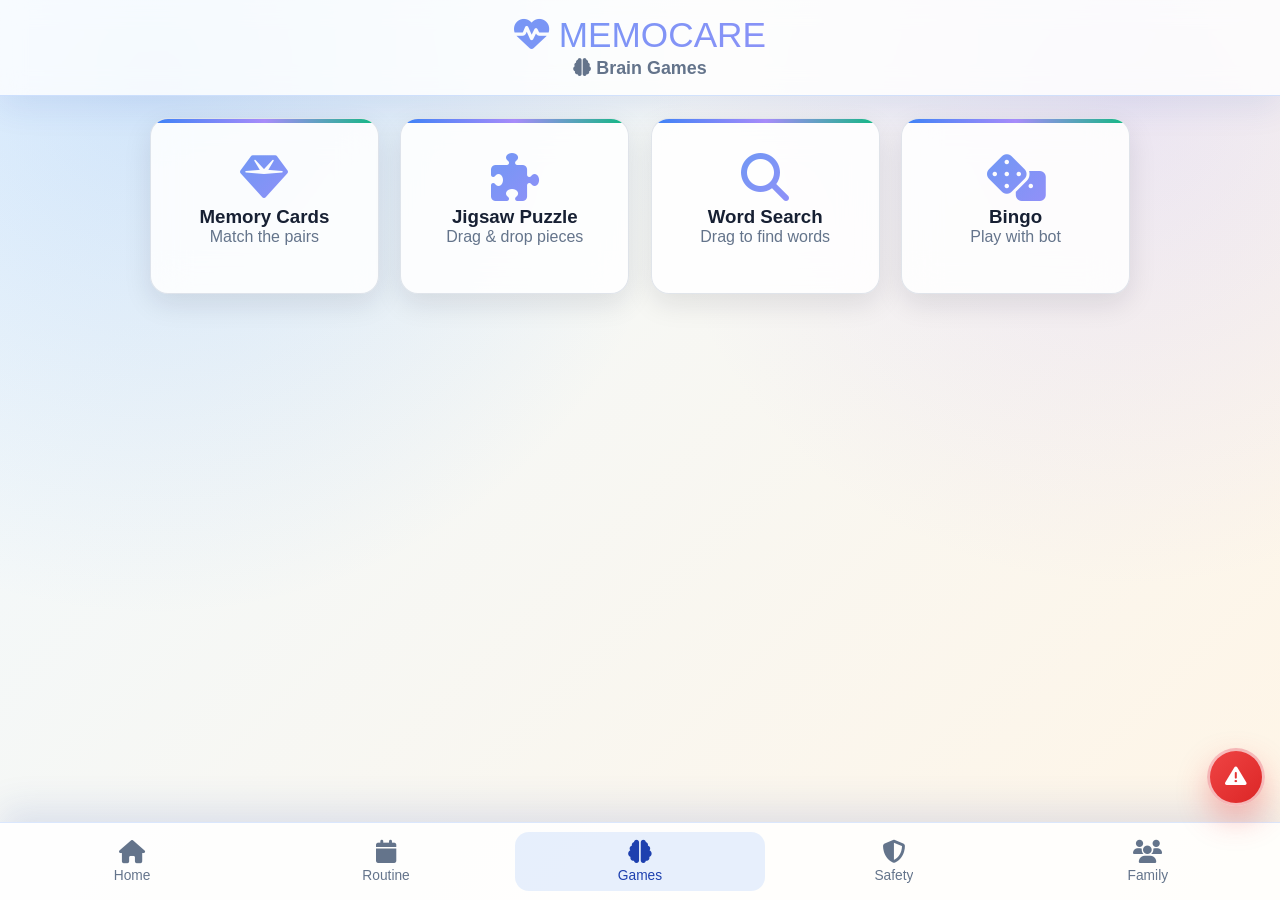
<file: games/indexgames.html>
﻿<!DOCTYPE html>
<html lang="en">
<head>
    <meta charset="UTF-8">
    <meta name="viewport" content="width=device-width, initial-scale=1.0">
    <title>MEMOCARE - Memory Games</title>
    <link href="https://cdnjs.cloudflare.com/ajax/libs/font-awesome/6.4.0/css/all.min.css" rel="stylesheet">
    <style>
        *{margin:0;padding:0;box-sizing:border-box;}
        body{font-family:'Segoe UI',Roboto,sans-serif;background:linear-gradient(135deg,#F0F9FF,#FFF5E6);min-height:100vh;}
        .header{background:rgba(255,255,255,0.94);padding:1rem;text-align:center;backdrop-filter:blur(12px);}
        .logo{font-size:1.8rem;background:linear-gradient(135deg,#5A9DF2,#A78BFA);-webkit-background-clip:text;background-clip:text;color:transparent;}
        .container{max-width:800px;margin:2rem auto;padding:1rem;}
        .games-grid{display:grid;grid-template-columns:repeat(auto-fit,minmax(180px,1fr));gap:1.5rem;}
        .game-card{background:rgba(255,255,255,0.95);border-radius:32px;padding:2rem 1rem;text-align:center;text-decoration:none;color:#2C3E50;transition:0.2s;box-shadow:0 8px 20px rgba(0,0,0,0.05);display:block;}
        .game-card:hover{transform:translateY(-5px);background:white;}
        .game-icon{font-size:3rem;background:linear-gradient(135deg,#5A9DF2,#A78BFA);-webkit-background-clip:text;background-clip:text;color:transparent;}
        .bottom-nav{position:fixed;bottom:0;left:0;right:0;background:rgba(255,255,255,0.96);display:flex;justify-content:space-around;padding:0.7rem;z-index:1000;}
        .nav-item{text-decoration:none;color:#8A99AA;display:flex;flex-direction:column;align-items:center;font-size:0.8rem;}
        .nav-item.active{color:#5A9DF2;}
        .nav-icon{font-size:1.6rem;}
        .emergency-btn{position:fixed;bottom:80px;right:1rem;background:#EF4444;color:white;border:none;width:60px;height:60px;border-radius:50%;font-size:1.6rem;cursor:pointer;z-index:1100;}
        .content{padding-bottom:90px;}
    </style>
    <link href="game-theme.css" rel="stylesheet">
    <link rel="manifest" href="../manifest.webmanifest">
    <link href="../app-mobile.css" rel="stylesheet">
</head>
<body>
    <div class="header"><div class="logo"><i class="fas fa-heartbeat"></i> MEMOCARE</div><div><i class="fas fa-brain"></i> Brain Games</div></div>
    <div class="content">
        <div class="container">
            <div class="games-grid">
                <!-- THESE LINKS MUST BE EXACTLY AS SHOWN -->
                <a href="memory-cards.html" class="game-card">
                    <div class="game-icon"><i class="fas fa-gem"></i></div>
                    <h3>Memory Cards</h3>
                    <p>Match the pairs</p>
                </a>
                <a href="jigsaw.html" class="game-card">
                    <div class="game-icon"><i class="fas fa-puzzle-piece"></i></div>
                    <h3>Jigsaw Puzzle</h3>
                    <p>Drag & drop pieces</p>
                </a>
                <a href="wordsearch.html" class="game-card">
                    <div class="game-icon"><i class="fas fa-search"></i></div>
                    <h3>Word Search</h3>
                    <p>Drag to find words</p>
                </a>
                <a href="bingo.html" class="game-card">
                    <div class="game-icon"><i class="fas fa-dice"></i></div>
                    <h3>Bingo</h3>
                    <p>Play with bot</p>
                </a>
            </div>
        </div>
    </div>
    <nav class="bottom-nav">
        <a href="../index.html" class="nav-item"><span class="nav-icon"><i class="fas fa-home"></i></span><span>Home</span></a>
        <a href="../routine.html" class="nav-item"><span class="nav-icon"><i class="fas fa-calendar"></i></span><span>Routine</span></a>
        <a href="index.html" class="nav-item active"><span class="nav-icon"><i class="fas fa-brain"></i></span><span>Games</span></a>
        <a href="../caregiver.html" class="nav-item"><span class="nav-icon"><i class="fas fa-shield-alt"></i></span><span>Safety</span></a>
        <a href="../contacts.html" class="nav-item"><span class="nav-icon"><i class="fas fa-users"></i></span><span>Family</span></a>
    </nav>
    <button class="emergency-btn" id="emergencyBtn"><i class="fas fa-exclamation-triangle"></i></button>
    <script>document.getElementById('emergencyBtn').onclick=()=>alert('Emergency!');</script>
</body>
</html>
</file>
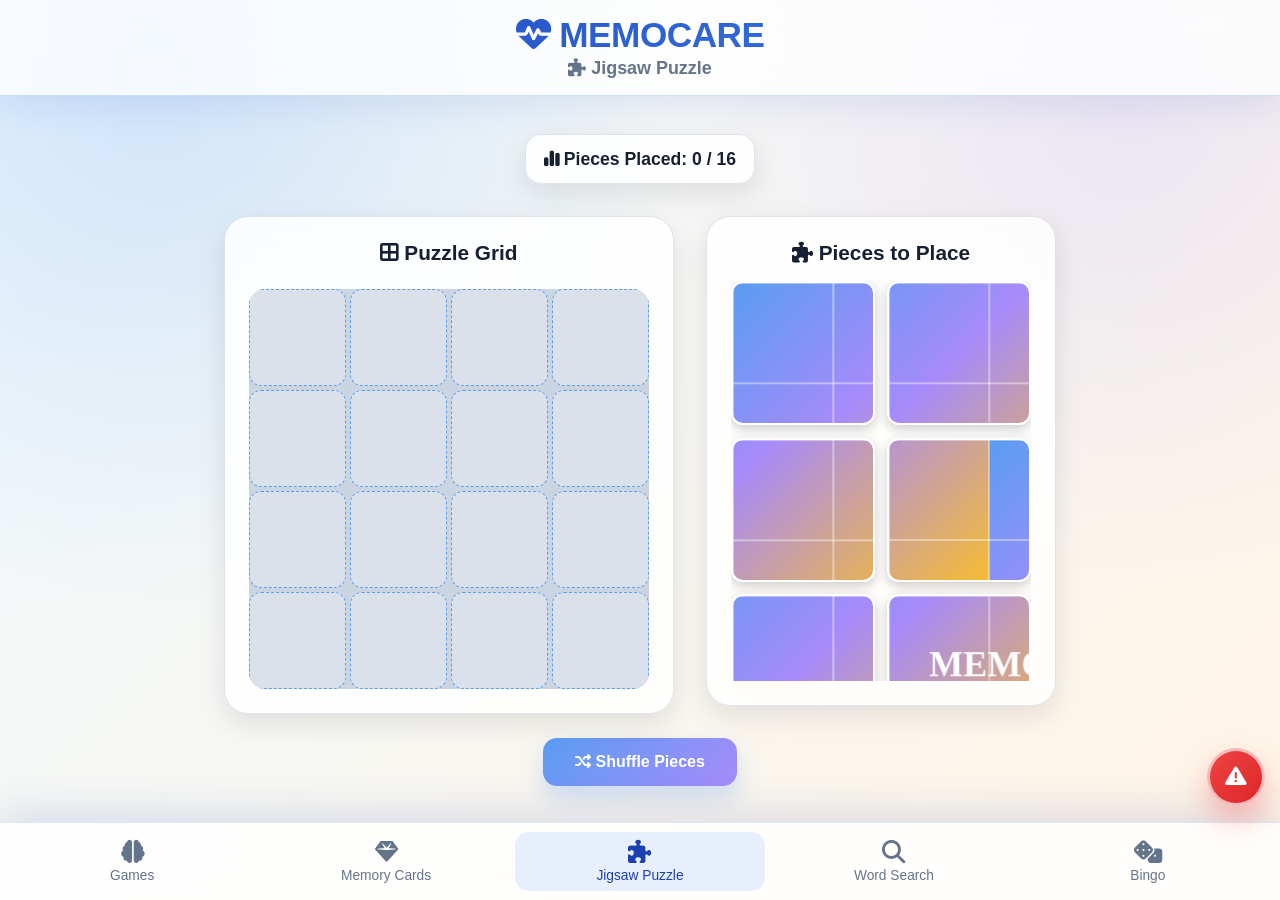
<file: games/jigsaw.html>
﻿<!DOCTYPE html>
<html lang="en">
<head>
    <meta charset="UTF-8">
    <meta name="viewport" content="width=device-width, initial-scale=1.0, user-scalable=yes">
    <title>Jigsaw Puzzle - MEMOCARE</title>
    <link href="https://cdnjs.cloudflare.com/ajax/libs/font-awesome/6.4.0/css/all.min.css" rel="stylesheet">
    <style>
        * { margin: 0; padding: 0; box-sizing: border-box; }
        body { 
            font-family: 'Segoe UI', Roboto, sans-serif; 
            background: linear-gradient(135deg, #F0F9FF, #FFF5E6); 
            min-height: 100vh;
            overflow-x: hidden;
        }
   
         /* Header */
        .header {
            background: rgba(255,255,255,0.98);
            backdrop-filter: blur(20px);
            padding: 1.5rem 1rem;
            text-align: center;
            box-shadow: 0 8px 32px rgba(0,0,0,0.12);
            position: sticky;
            top: 0;
            z-index: 100;
            border-bottom: 3px solid #3B82F6;
        }
        .logo {
            font-size: 2.2rem;
            font-weight: 700;
            background: linear-gradient(135deg, #1E40AF, #3B82F6);
            -webkit-background-clip: text;
            background-clip: text;
            color: transparent;
            margin-bottom: 0.5rem;
            letter-spacing: -0.5px;
        }
        .header-subtitle {
            color: #475569;
            font-size: 1.1rem;
            font-weight: 500;
        }
        .game-container { 
            max-width: 900px; 
            margin: 2rem auto; 
            padding: 1rem; 
            text-align: center; 
        }
        
        /* Puzzle Grid Layout - Side by Side */
        .puzzle-wrapper {
            display: flex;
            gap: 2rem;
            justify-content: center;
            align-items: flex-start;
            margin: 1rem 0;
            flex-wrap: nowrap;
        }
        
        /* Drop Zone - Where pieces should go (shows grid) - LEFT SIDE */
        .drop-zone {
            background: #E2E8F0;
            border-radius: 24px;
            padding: 1.5rem;
            box-shadow: 0 8px 25px rgba(0,0,0,0.15);
            border: 3px solid #5A9DF2;
            flex: 1;
            max-width: 450px;
        }
        
        .drop-zone h3 {
            margin-bottom: 1.5rem;
            color: #2C3E50;
            font-size: 1.3rem;
        }
        
        .grid-container {
            display: grid;
            grid-template-columns: repeat(4, 1fr);
            gap: 4px;
            width: 100%;
            max-width: 400px;
            height: 400px;
            margin: 0 auto;
            background: #CBD5E1;
            border-radius: 16px;
            overflow: hidden;
            position: relative;
        }
        
        .grid-slot {
            background: rgba(255,255,255,0.3);
            border: 1px dashed #5A9DF2;
            position: relative;
            display: flex;
            align-items: center;
            justify-content: center;
        }
        
        .grid-slot.filled {
            background: rgba(16,185,129,0.2);
            border: 2px solid #10B981;
        }
        
        .piece-in-slot {
            width: 100%;
            height: 100%;
            background-size: 400px 400px;
            border-radius: 8px;
        }
        
        /* Pieces Area - Where scrambled pieces are - RIGHT SIDE */
        .pieces-area {
            background: #F1F5F9;
            border-radius: 24px;
            padding: 1.5rem;
            box-shadow: 0 8px 25px rgba(0,0,0,0.15);
            flex: 1;
            max-width: 350px;
            height: fit-content;
        }
        
        .pieces-area h3 {
            margin-bottom: 1rem;
            color: #2C3E50;
            font-size: 1.3rem;
        }
        
        .pieces-grid {
            display: grid;
            grid-template-columns: repeat(2, 1fr);
            gap: 0.8rem;
            min-height: 350px;
            max-height: 400px;
            overflow-y: auto;
        }
        
        .puzzle-piece {
            aspect-ratio: 1;
            background-size: 400px 400px;
            cursor: grab;
            transition: all 0.2s ease;
            border-radius: 12px;
            box-shadow: 0 4px 12px rgba(0,0,0,0.2);
            border: 2px solid white;
        }
        
        .puzzle-piece:active {
            cursor: grabbing;
            transform: scale(0.98);
        }
        
        .puzzle-piece.dragging {
            opacity: 0.5;
        }
        
        .stats {
            margin: 1rem 0;
            font-size: 1.1rem;
            padding: 0.8rem 2rem;
            background: rgba(255,255,255,0.9);
            border-radius: 60px;
            display: inline-block;
            box-shadow: 0 4px 12px rgba(0,0,0,0.1);
        }
        
        .btn-primary { 
            background: linear-gradient(135deg, #5A9DF2, #A78BFA); 
            color: white; 
            border: none; 
            padding: 0.8rem 2rem; 
            border-radius: 60px; 
            font-size: 1rem; 
            cursor: pointer; 
            margin: 0.5rem;
            transition: transform 0.2s;
        }
        
        .btn-primary:active { transform: scale(0.96); }
        
        /* Confetti Canvas */
        #confetti-canvas {
            position: fixed;
            top: 0;
            left: 0;
            width: 100%;
            height: 100%;
            pointer-events: none;
            z-index: 2000;
        }
        
        /* Win Overlay */
        .game-overlay {
            position: fixed;
            top: 0;
            left: 0;
            width: 100%;
            height: 100%;
            background: rgba(0,0,0,0.85);
            z-index: 3000;
            display: flex;
            align-items: center;
            justify-content: center;
            animation: fadeIn 0.5s ease;
        }
        
        .game-overlay-content {
            text-align: center;
            padding: 2rem;
            border-radius: 48px;
            max-width: 400px;
            margin: 1rem;
            animation: slideUp 0.5s ease;
        }
        
        .game-overlay-content.win {
            background: linear-gradient(135deg, #10B981, #34D399);
        }
        
        .game-overlay-content.lose {
            background: linear-gradient(135deg, #EF4444, #DC2626);
        }
        
        .game-overlay-content h2 {
            font-size: 2.5rem;
            color: white;
            margin-bottom: 1rem;
        }
        
        .game-overlay-content p {
            font-size: 1.2rem;
            color: white;
            margin-bottom: 1.5rem;
            opacity: 0.95;
        }
        
        .try-again-btn {
            background: white;
            color: #2C3E50;
            border: none;
            padding: 1rem 2rem;
            border-radius: 60px;
            font-size: 1.2rem;
            font-weight: bold;
            cursor: pointer;
            transition: 0.2s;
        }
        
        .try-again-btn:active { transform: scale(0.96); }
        
        @keyframes fadeIn {
            from { opacity: 0; }
            to { opacity: 1; }
        }
        
        @keyframes slideUp {
            from { transform: translateY(50px); opacity: 0; }
            to { transform: translateY(0); opacity: 1; }
        }
        
         /* Bottom Navigation */
        .bottom-nav {
            position: fixed;
            bottom: 0;
            left: 0;
            right: 0;
            background: rgba(255,255,255,0.98);
            backdrop-filter: blur(20px);
            display: flex;
            justify-content: space-around;
            padding: 1rem;
            box-shadow: 0 -8px 32px rgba(0,0,0,0.12);
            border-top: 4px solid #3B82F6;
            z-index: 1000;
        }
        .nav-item {
            text-decoration: none;
            color: #64748B;
            display: flex;
            flex-direction: column;
            align-items: center;
            font-size: 0.95rem;
            font-weight: 500;
            transition: all 0.3s ease;
            padding: 0.8rem;
            border-radius: 16px;
            flex: 1;
            margin: 0 0.5rem;
        }
        .nav-item.active {
            color: #1E40AF;
            background: rgba(59,130,246,0.1);
            transform: scale(1.05);
        }
        .nav-icon { font-size: 1.8rem; margin-bottom: 0.4rem; }
        .emergency-btn { 
            position: fixed; 
            bottom: 80px; 
            right: 1rem; 
            background: #EF4444; 
            color: white; 
            border: none; 
            width: 60px; 
            height: 60px; 
            border-radius: 50%; 
            font-size: 1.6rem; 
            cursor: pointer; 
            z-index: 1100;
            box-shadow: 0 4px 12px rgba(239,68,68,0.4);
        }
        
        .content { padding-bottom: 90px; }
        
        @media (max-width: 900px) {
            .puzzle-wrapper {
                flex-direction: column;
                align-items: center;
            }
            .drop-zone, .pieces-area {
                max-width: 100%;
                width: 100%;
            }
            .grid-container { 
                width: 300px; 
                height: 300px; 
            }
            .pieces-grid { 
                min-height: 300px; 
            }
        }
        
        @media (max-width: 480px) {
            .game-container { padding: 0.5rem; }
            .drop-zone, .pieces-area { padding: 1rem; }
        }
    </style>
    <link href="game-theme.css" rel="stylesheet">
    <link rel="manifest" href="../manifest.webmanifest">
    <link href="../app-mobile.css" rel="stylesheet">
</head>
<body>
    <div class="header">
        <div class="logo"><i class="fas fa-heartbeat"></i> MEMOCARE</div>
        <div><i class="fas fa-puzzle-piece"></i> Jigsaw Puzzle</div>
    </div>
    
    <div class="content">
        <div class="game-container">
            <div class="stats">
                <i class="fas fa-chart-simple"></i> Pieces Placed: <span id="piecesPlaced">0</span> / 16
            </div>
            
            <div class="puzzle-wrapper">
                <!-- Drop Zone (Grid where pieces go) - LEFT SIDE -->
                <div class="drop-zone">
                    <h3><i class="fas fa-border-all"></i> Puzzle Grid</h3>
                    <div id="gridContainer" class="grid-container"></div>
                </div>
                
                <!-- Pieces Area (Scrambled pieces) - RIGHT SIDE -->
                <div class="pieces-area">
                    <h3><i class="fas fa-puzzle-piece"></i> Pieces to Place</h3>
                    <div id="piecesGrid" class="pieces-grid"></div>
                </div>
            </div>
            
            <button class="btn-primary" id="resetBtn"><i class="fas fa-shuffle"></i> Shuffle Pieces</button>
        </div>
    </div>

   
    <nav class="bottom-nav">
        <a href="index.html" class="nav-item"><span class="nav-icon"><i class="fas fa-brain"></i></span><span>Games</span></a>
        <a href="memory-cards.html" class="nav-item"><span class="nav-icon"><i class="fas fa-gem"></i></span><span>Memory Cards</span></a>
        <a href="jigsaw.html" class="nav-item active"><span class="nav-icon"><i class="fas fa-puzzle-piece"></i></span><span>Jigsaw Puzzle</span></a>
        <a href="wordsearch.html" class="nav-item"><span class="nav-icon"><i class="fas fa-search"></i></span><span>Word Search</span></a>
        <a href="bingo.html" class="nav-item"><span class="nav-icon"><i class="fas fa-dice"></i></span><span>Bingo</span></a>
    </nav>

    <button class="emergency-btn" id="emergencyBtn"><i class="fas fa-exclamation-triangle"></i></button>
    
    <canvas id="confetti-canvas"></canvas>

    <script>
        const GRID_SIZE = 4;
        const PUZZLE_SIZE = 400;
        const PIECE_SIZE = PUZZLE_SIZE / GRID_SIZE;
        
        let piecesData = [];
        let gridSlots = Array(16).fill(null);
        let placedCount = 0;
        let confettiActive = false;
        let animationId = null;
        
        // Generate puzzle image (beautiful gradient with MEMOCARE branding)
        function generatePuzzleImage() {
            const canvas = document.createElement('canvas');
            canvas.width = PUZZLE_SIZE;
            canvas.height = PUZZLE_SIZE;
            const ctx = canvas.getContext('2d');
            
            // Gradient background
            const gradient = ctx.createLinearGradient(0, 0, PUZZLE_SIZE, PUZZLE_SIZE);
            gradient.addColorStop(0, '#5A9DF2');
            gradient.addColorStop(0.3, '#A78BFA');
            gradient.addColorStop(0.7, '#FBBF24');
            gradient.addColorStop(1, '#10B981');
            ctx.fillStyle = gradient;
            ctx.fillRect(0, 0, PUZZLE_SIZE, PUZZLE_SIZE);
            
            // Decorative patterns
            ctx.strokeStyle = 'rgba(255,255,255,0.4)';
            ctx.lineWidth = 2;
            for(let i = 0; i <= GRID_SIZE; i++) {
                ctx.beginPath();
                ctx.moveTo(i * PIECE_SIZE, 0);
                ctx.lineTo(i * PIECE_SIZE, PUZZLE_SIZE);
                ctx.stroke();
                ctx.beginPath();
                ctx.moveTo(0, i * PIECE_SIZE);
                ctx.lineTo(PUZZLE_SIZE, i * PIECE_SIZE);
                ctx.stroke();
            }
            
            // Center text
            ctx.fillStyle = 'white';
            ctx.font = 'bold 36px "Segoe UI"';
            ctx.textAlign = 'center';
            ctx.fillText('MEMO', PUZZLE_SIZE/2, PUZZLE_SIZE/2 - 20);
            ctx.font = 'bold 24px "Segoe UI"';
            ctx.fillText('MEMOCARE', PUZZLE_SIZE/2, PUZZLE_SIZE/2 + 40);
            ctx.font = '18px "Segoe UI"';
            ctx.fillText('Jigsaw Puzzle', PUZZLE_SIZE/2, PUZZLE_SIZE/2 + 80);
            
            return canvas.toDataURL();
        }
        
        const puzzleImage = generatePuzzleImage();
        
        // Initialize pieces
        function initPieces() {
            piecesData = [];
            for(let row = 0; row < GRID_SIZE; row++) {
                for(let col = 0; col < GRID_SIZE; col++) {
                    piecesData.push({
                        id: row * GRID_SIZE + col,
                        targetRow: row,
                        targetCol: col,
                        currentRow: row,
                        currentCol: col,
                        isPlaced: false
                    });
                }
            }
            // Scramble pieces
            shufflePieces();
        }
        
        function shufflePieces() {
            // Randomly assign pieces to different positions
            const positions = [];
            for(let i = 0; i < 16; i++) {
                positions.push({ row: Math.floor(i / GRID_SIZE), col: i % GRID_SIZE });
            }
            for(let i = positions.length - 1; i > 0; i--) {
                const j = Math.floor(Math.random() * (i + 1));
                [positions[i], positions[j]] = [positions[j], positions[i]];
            }
            
            piecesData.forEach((piece, index) => {
                piece.currentRow = positions[index].row;
                piece.currentCol = positions[index].col;
                piece.isPlaced = false;
            });
            
            // Clear grid slots
            gridSlots.fill(null);
            placedCount = 0;
            updatePlacedCount();
        }
        
        // Render the grid (drop zone)
        function renderGrid() {
            const gridContainer = document.getElementById('gridContainer');
            gridContainer.innerHTML = '';
            
            for(let row = 0; row < GRID_SIZE; row++) {
                for(let col = 0; col < GRID_SIZE; col++) {
                    const slotIndex = row * GRID_SIZE + col;
                    const slot = document.createElement('div');
                    slot.className = 'grid-slot';
                    slot.setAttribute('data-row', row);
                    slot.setAttribute('data-col', col);
                    slot.setAttribute('data-slot-index', slotIndex);
                    
                    if(gridSlots[slotIndex]) {
                        slot.classList.add('filled');
                        const piece = gridSlots[slotIndex];
                        const pieceDiv = document.createElement('div');
                        pieceDiv.className = 'piece-in-slot';
                        pieceDiv.style.backgroundImage = `url(${puzzleImage})`;
                        pieceDiv.style.backgroundSize = `${PUZZLE_SIZE}px ${PUZZLE_SIZE}px`;
                        pieceDiv.style.backgroundPosition = `-${piece.targetCol * PIECE_SIZE}px -${piece.targetRow * PIECE_SIZE}px`;
                        slot.appendChild(pieceDiv);
                    }
                    
                    // Drop zone events
                    slot.addEventListener('dragover', (e) => {
                        e.preventDefault();
                        slot.style.backgroundColor = 'rgba(90,157,242,0.3)';
                    });
                    slot.addEventListener('dragleave', () => {
                        if (!slot.querySelector('.piece-in-slot')) {
                            slot.style.backgroundColor = '';
                        }
                    });
                    slot.addEventListener('drop', handleDropOnGrid);
                    
                    gridContainer.appendChild(slot);
                }
            }
        }
        
        // Render the pieces area - **CHANGED: Only shows unplaced pieces, no new pieces added**
        function renderPiecesArea() {
            const piecesGrid = document.getElementById('piecesGrid');
            piecesGrid.innerHTML = '';
            
            const unplacedPieces = piecesData.filter(p => !p.isPlaced);
            
            unplacedPieces.forEach(piece => {
                const pieceDiv = document.createElement('div');
                pieceDiv.className = 'puzzle-piece';
                pieceDiv.setAttribute('data-piece-id', piece.id);
                pieceDiv.style.backgroundImage = `url(${puzzleImage})`;
                pieceDiv.style.backgroundSize = `${PUZZLE_SIZE}px ${PUZZLE_SIZE}px`;
                pieceDiv.style.backgroundPosition = `-${piece.targetCol * PIECE_SIZE}px -${piece.targetRow * PIECE_SIZE}px`;
                
                pieceDiv.draggable = true;
                pieceDiv.addEventListener('dragstart', handleDragStart);
                pieceDiv.addEventListener('dragend', handleDragEnd);
                
                piecesGrid.appendChild(pieceDiv);
            });
        }
        
        let draggedPieceId = null;
        
        function handleDragStart(e) {
            draggedPieceId = parseInt(e.target.getAttribute('data-piece-id'));
            e.target.classList.add('dragging');
            e.dataTransfer.setData('text/plain', draggedPieceId);
            e.dataTransfer.effectAllowed = 'move';
        }
        
        function handleDragEnd(e) {
            e.target.classList.remove('dragging');
            draggedPieceId = null;
        }
        
        function handleDropOnGrid(e) {
            e.preventDefault();
            const targetSlot = e.target.closest('.grid-slot');
            if(!targetSlot) return;
            
            const slotRow = parseInt(targetSlot.getAttribute('data-row'));
            const slotCol = parseInt(targetSlot.getAttribute('data-col'));
            const slotIndex = parseInt(targetSlot.getAttribute('data-slot-index'));
            
            if(!draggedPieceId) return;
            
            const piece = piecesData.find(p => p.id === draggedPieceId);
            if(!piece || piece.isPlaced) return;
            
            // Check if piece belongs in this slot
            if(piece.targetRow === slotRow && piece.targetCol === slotCol) {
                // CORRECT placement - **CHANGED: Piece is removed from pieces area permanently**
                piece.isPlaced = true;
                gridSlots[slotIndex] = piece;
                placedCount++;
                updatePlacedCount();
                
                // Only update displays - no new pieces added
                renderPiecesArea();
                renderGrid();
                
                speak("Piece placed correctly!");
                
                // Check win
                if(placedCount === 16) {
                    showWin();
                }
            } else {
                // WRONG placement - flash red
                targetSlot.style.backgroundColor = '#EF4444';
                setTimeout(() => {
                    targetSlot.style.backgroundColor = '';
                }, 300);
                speak("Wrong position, try again");
            }
        }
        
        function updatePlacedCount() {
            document.getElementById('piecesPlaced').textContent = placedCount;
        }
        
        // CONFETTI ANIMATION
        function startConfetti() {
            const canvas = document.getElementById('confetti-canvas');
            const ctx = canvas.getContext('2d');
            canvas.width = window.innerWidth;
            canvas.height = window.innerHeight;
            
            let particles = [];
            for(let i = 0; i < 200; i++) {
                particles.push({
                    x: Math.random() * canvas.width,
                    y: Math.random() * canvas.height - canvas.height,
                    size: Math.random() * 10 + 5,
                    color: `hsl(${Math.random() * 360}, 80%, 60%)`,
                    speed: Math.random() * 8 + 4,
                    rotation: Math.random() * 360,
                    rotationSpeed: Math.random() * 15 - 7
                });
            }
            
            function animateConfetti() {
                if(!confettiActive) return;
                ctx.clearRect(0, 0, canvas.width, canvas.height);
                
                let allOffScreen = true;
                for(let p of particles) {
                    p.y += p.speed;
                    p.rotation += p.rotationSpeed;
                    if(p.y < canvas.height + 100) allOffScreen = false;
                    
                    ctx.save();
                    ctx.translate(p.x, p.y);
                    ctx.rotate(p.rotation * Math.PI / 180);
                    ctx.fillStyle = p.color;
                    ctx.fillRect(-p.size/2, -p.size/2, p.size, p.size);
                    ctx.restore();
                }
                
                if(!allOffScreen) {
                    animationId = requestAnimationFrame(animateConfetti);
                } else {
                    confettiActive = false;
                    cancelAnimationFrame(animationId);
                }
            }
            
            confettiActive = true;
            animateConfetti();
            
            setTimeout(() => {
                confettiActive = false;
                if(animationId) cancelAnimationFrame(animationId);
            }, 5000);
        }
        
        // Show win overlay with confetti
        function showWin() {
            startConfetti();
            speak("Congratulations! You solved the puzzle!");
            
            const overlay = document.createElement('div');
            overlay.className = 'game-overlay';
            overlay.innerHTML = `
                <div class="game-overlay-content win">
                    <i class="fas fa-trophy" style="font-size:4rem;color:#FFD700;margin-bottom:1rem;display:block;"></i>
                    <h2>YOU WIN!</h2>
                    <p>PERFECT PUZZLE SOLVING!</p>
                    <button class="try-again-btn" onclick="resetGame()"><i class="fas fa-redo-alt"></i> Play Again</button>
                </div>
            `;
            document.body.appendChild(overlay);
        }
        
        function speak(text) {
            const utterance = new SpeechSynthesisUtterance(text);
            utterance.rate = 0.9;
            window.speechSynthesis.speak(utterance);
        }
        
        function resetGame() {
            // Remove overlay if exists
            const overlay = document.querySelector('.game-overlay');
            if(overlay) overlay.remove();
            
            // Reset confetti
            confettiActive = false;
            if(animationId) cancelAnimationFrame(animationId);
            
            // Reset game state
            initPieces();
            renderGrid();
            renderPiecesArea();
            speak("New puzzle! Drag pieces to the correct spots on the grid.");
        }
        
        // Initialize everything
        function initGame() {
            initPieces();
            renderGrid();
            renderPiecesArea();
            speak("Jigsaw puzzle. Drag each piece from the right side to its matching spot on the grid.");
        }
        
        document.getElementById('resetBtn').onclick = resetGame;
        document.getElementById('emergencyBtn').onclick = () => {
            alert('Emergency! Help is on the way.');
            speak('Emergency activated');
            if(navigator.vibrate) navigator.vibrate(500);
        };
        
        // Make resetGame available globally for the overlay button
        window.resetGame = resetGame;
        
        initGame();
    </script>
</body>
</html>
</file>
<file: app-mobile.css>
﻿:root {
    --app-blue: #3B82F6;
    --app-blue-deep: #1E40AF;
    --app-text: #1E293B;
    --app-muted: #64748B;
}

html {
    -webkit-text-size-adjust: 100%;
}

body {
    min-height: 100svh;
}

.bottom-nav {
    padding: 0.55rem max(0.45rem, env(safe-area-inset-left)) calc(0.55rem + env(safe-area-inset-bottom)) !important;
    gap: 0.25rem !important;
    border-top-width: 1px !important;
}

.nav-item {
    min-width: 0 !important;
    flex: 1 1 0 !important;
    margin: 0 !important;
    padding: 0.5rem 0.2rem !important;
    border-radius: 14px !important;
    font-size: clamp(0.68rem, 2.7vw, 0.86rem) !important;
    line-height: 1.1 !important;
    text-align: center !important;
}

.nav-icon {
    font-size: clamp(1.15rem, 5vw, 1.45rem) !important;
    margin-bottom: 0.18rem !important;
}

.nav-item span:last-child,
.nav-item > span:not(.nav-icon) {
    display: block;
    max-width: 100%;
    overflow: hidden;
    text-overflow: ellipsis;
    white-space: nowrap;
}

.content {
    padding-bottom: calc(5.9rem + env(safe-area-inset-bottom)) !important;
}
.emergency-btn {
    position: fixed !important;
    right: 0.95rem !important;
    bottom: calc(5.9rem + env(safe-area-inset-bottom)) !important;
    width: 58px !important;
    height: 58px !important;
    border-radius: 50% !important;
    border: 3px solid rgba(255, 255, 255, 0.65) !important;
    background: linear-gradient(135deg, #EF4444, #DC2626) !important;
    color: #FFFFFF !important;
    display: flex !important;
    align-items: center !important;
    justify-content: center !important;
    font-size: 1.35rem !important;
    box-shadow: 0 14px 30px rgba(239, 68, 68, 0.34) !important;
    z-index: 1300 !important;
}

@media (max-width: 640px) {
    .header {
        padding: 0.85rem 0.8rem !important;
    }

    .logo {
        font-size: clamp(1.45rem, 7vw, 1.9rem) !important;
    }

    .tagline,
    .header-subtitle,
    .header > div:not(.logo),
    .header > p {
        font-size: 0.95rem !important;
    }

    .container {
        padding: 1rem 0.75rem !important;
    }

    .hero {
        margin: 0.5rem 0 1rem !important;
        padding: 0 !important;
    }

    .hero h1 {
        font-size: clamp(1.65rem, 8vw, 2.15rem) !important;
        margin-bottom: 0.4rem !important;
    }

    .hero p {
        font-size: 1rem !important;
        margin-bottom: 0 !important;
    }

    .features-grid {
        grid-template-columns: repeat(2, minmax(0, 1fr)) !important;
        gap: 0.75rem !important;
        margin: 1rem 0 !important;
    }

    .feature-card {
        min-height: 132px !important;
        padding: 1rem 0.55rem !important;
        border-radius: 16px !important;
        display: flex !important;
        flex-direction: column;
        align-items: center;
        justify-content: center;
    }

    .feature-icon {
        font-size: 2rem !important;
        margin-bottom: 0.55rem !important;
    }

    .feature-card h3 {
        font-size: clamp(0.88rem, 3.5vw, 1rem) !important;
        line-height: 1.15 !important;
        margin-bottom: 0.25rem !important;
    }

    .feature-card p {
        font-size: 0.75rem !important;
        line-height: 1.25 !important;
        margin-bottom: 0 !important;
    }

    .footer-section {
        margin-top: 1rem !important;
        padding: 1.25rem 0.9rem 1rem !important;
    }

    .emergency-btn {
        width: 56px !important;
        height: 56px !important;
        bottom: calc(5.8rem + env(safe-area-inset-bottom)) !important;
        right: 0.85rem !important;
        font-size: 1.35rem !important;
    }
}

@media (max-width: 380px) {
    .nav-item {
        font-size: 0.62rem !important;
        padding-inline: 0.1rem !important;
    }

    .nav-icon {
        font-size: 1.08rem !important;
    }

    .feature-card {
        min-height: 122px !important;
        padding-inline: 0.4rem !important;
    }

    .feature-card p {
        display: none;
    }
}
</file>
<file: chatbot.css>
/* ===== GLASSMORPHISM GLOBAL UPGRADES ===== */
:root {
    --glass: rgba(255, 255, 255, 0.18);
    --glass-border: rgba(255, 255, 255, 0.35);
    --glass-shadow: 0 8px 32px rgba(31, 38, 135, 0.18);
    --glass-blur: blur(18px);
    --glass-card: rgba(255, 255, 255, 0.72);
    --glass-card-border: rgba(255, 255, 255, 0.5);
}

/* Upgrade header to true glass */
.header {
    background: rgba(255, 255, 255, 0.65) !important;
    backdrop-filter: blur(24px) saturate(180%) !important;
    -webkit-backdrop-filter: blur(24px) saturate(180%) !important;
    border-bottom: 1px solid rgba(255, 255, 255, 0.4) !important;
    box-shadow: 0 4px 24px rgba(31, 38, 135, 0.1) !important;
}

/* Upgrade bottom nav to true glass */
.bottom-nav {
    background: rgba(255, 255, 255, 0.6) !important;
    backdrop-filter: blur(28px) saturate(200%) !important;
    -webkit-backdrop-filter: blur(28px) saturate(200%) !important;
    border-top: 1px solid rgba(255, 255, 255, 0.45) !important;
    box-shadow: 0 -4px 24px rgba(31, 38, 135, 0.1) !important;
}

/* Upgrade feature cards */
.feature-card, .game-card, .routine-item, .contact-card, .helpline-card, .control-card {
    background: rgba(255, 255, 255, 0.65) !important;
    backdrop-filter: blur(16px) saturate(160%) !important;
    -webkit-backdrop-filter: blur(16px) saturate(160%) !important;
    border: 1px solid rgba(255, 255, 255, 0.5) !important;
    box-shadow: 0 8px 32px rgba(31, 38, 135, 0.1) !important;
}

/* Upgrade modals */
.auth-modal, .privacy-modal, .modal-content, .modal-box, .profile-panel {
    background: rgba(255, 255, 255, 0.82) !important;
    backdrop-filter: blur(32px) saturate(200%) !important;
    -webkit-backdrop-filter: blur(32px) saturate(200%) !important;
    border: 1px solid rgba(255, 255, 255, 0.5) !important;
}

/* ===== REMEMBRANCE AI CHATBOT ===== */
#ai-fab {
    position: fixed;
    bottom: calc(5.9rem + env(safe-area-inset-bottom) + 0.5rem);
    left: 1rem;
    width: 56px;
    height: 56px;
    border-radius: 50%;
    background: linear-gradient(135deg, #7C3AED, #3B82F6);
    border: 2px solid rgba(255, 255, 255, 0.5);
    color: white;
    font-size: 1.4rem;
    cursor: pointer;
    z-index: 1200;
    box-shadow: 0 8px 24px rgba(124, 58, 237, 0.4);
    display: flex;
    align-items: center;
    justify-content: center;
    transition: transform 0.3s ease, box-shadow 0.3s ease;
    animation: aiPulse 3s ease-in-out infinite;
}

#ai-fab:hover {
    transform: scale(1.1);
    box-shadow: 0 12px 32px rgba(124, 58, 237, 0.55);
}

@keyframes aiPulse {
    0%, 100% { box-shadow: 0 8px 24px rgba(124, 58, 237, 0.4); }
    50% { box-shadow: 0 8px 32px rgba(124, 58, 237, 0.7), 0 0 0 8px rgba(124, 58, 237, 0.1); }
}

/* Chat window */
#ai-chat-window {
    position: fixed;
    bottom: calc(5.9rem + env(safe-area-inset-bottom) + 4.5rem);
    left: 1rem;
    right: 1rem;
    max-width: 420px;
    height: 72vh;
    max-height: 560px;
    background: rgba(255, 255, 255, 0.75);
    backdrop-filter: blur(32px) saturate(200%);
    -webkit-backdrop-filter: blur(32px) saturate(200%);
    border: 1px solid rgba(255, 255, 255, 0.55);
    border-radius: 24px;
    box-shadow: 0 16px 48px rgba(31, 38, 135, 0.22), 0 0 0 1px rgba(255,255,255,0.3) inset;
    display: flex;
    flex-direction: column;
    z-index: 1199;
    overflow: hidden;
    transform: scale(0.92) translateY(16px);
    opacity: 0;
    pointer-events: none;
    transition: transform 0.3s cubic-bezier(0.4,0,0.2,1), opacity 0.3s ease;
}

#ai-chat-window.open {
    transform: scale(1) translateY(0);
    opacity: 1;
    pointer-events: all;
}

@media (min-width: 480px) {
    #ai-chat-window {
        left: 1rem;
        right: auto;
        width: 380px;
    }
}

/* Chat header */
.ai-chat-header {
    padding: 1rem 1.25rem;
    background: linear-gradient(135deg, rgba(124,58,237,0.85), rgba(59,130,246,0.85));
    backdrop-filter: blur(12px);
    display: flex;
    align-items: center;
    gap: 0.75rem;
    border-bottom: 1px solid rgba(255,255,255,0.2);
    flex-shrink: 0;
}

.ai-avatar {
    width: 40px;
    height: 40px;
    border-radius: 50%;
    background: rgba(255,255,255,0.25);
    display: flex;
    align-items: center;
    justify-content: center;
    font-size: 1.2rem;
    border: 2px solid rgba(255,255,255,0.4);
    flex-shrink: 0;
}

.ai-header-info { flex: 1; }

.ai-header-info h4 {
    color: white;
    font-size: 1rem;
    font-weight: 700;
    margin: 0;
    line-height: 1.2;
}

.ai-header-info span {
    color: rgba(255,255,255,0.8);
    font-size: 0.78rem;
}

.ai-close-btn {
    background: rgba(255,255,255,0.2);
    border: none;
    color: white;
    width: 32px;
    height: 32px;
    border-radius: 50%;
    cursor: pointer;
    font-size: 1rem;
    display: flex;
    align-items: center;
    justify-content: center;
    transition: background 0.2s;
    flex-shrink: 0;
}

.ai-close-btn:hover { background: rgba(255,255,255,0.35); }

/* Messages area */
.ai-messages {
    flex: 1;
    overflow-y: auto;
    padding: 1rem;
    display: flex;
    flex-direction: column;
    gap: 0.75rem;
    scroll-behavior: smooth;
}

.ai-messages::-webkit-scrollbar { width: 4px; }
.ai-messages::-webkit-scrollbar-track { background: transparent; }
.ai-messages::-webkit-scrollbar-thumb { background: rgba(124,58,237,0.3); border-radius: 4px; }

.ai-msg {
    max-width: 85%;
    padding: 0.75rem 1rem;
    border-radius: 18px;
    font-size: 0.95rem;
    line-height: 1.5;
    word-break: break-word;
    animation: msgIn 0.25s ease;
}

@keyframes msgIn {
    from { opacity: 0; transform: translateY(8px); }
    to { opacity: 1; transform: translateY(0); }
}

.ai-msg.bot {
    background: rgba(124, 58, 237, 0.1);
    border: 1px solid rgba(124, 58, 237, 0.2);
    color: #1E293B;
    align-self: flex-start;
    border-bottom-left-radius: 6px;
}

.ai-msg.user {
    background: linear-gradient(135deg, rgba(124,58,237,0.8), rgba(59,130,246,0.8));
    color: white;
    align-self: flex-end;
    border-bottom-right-radius: 6px;
}

.ai-typing {
    display: flex;
    gap: 4px;
    align-items: center;
    padding: 0.75rem 1rem;
    background: rgba(124, 58, 237, 0.08);
    border: 1px solid rgba(124, 58, 237, 0.15);
    border-radius: 18px;
    border-bottom-left-radius: 6px;
    align-self: flex-start;
    width: fit-content;
}

.ai-typing span {
    width: 7px;
    height: 7px;
    background: #7C3AED;
    border-radius: 50%;
    animation: typingDot 1.2s ease-in-out infinite;
    opacity: 0.5;
}

.ai-typing span:nth-child(2) { animation-delay: 0.2s; }
.ai-typing span:nth-child(3) { animation-delay: 0.4s; }

@keyframes typingDot {
    0%, 80%, 100% { transform: scale(1); opacity: 0.5; }
    40% { transform: scale(1.3); opacity: 1; }
}

/* Input area */
.ai-input-area {
    padding: 0.75rem 1rem;
    border-top: 1px solid rgba(255,255,255,0.4);
    background: rgba(255,255,255,0.4);
    backdrop-filter: blur(8px);
    display: flex;
    gap: 0.5rem;
    align-items: flex-end;
    flex-shrink: 0;
}

#ai-input {
    flex: 1;
    padding: 0.7rem 1rem;
    border: 1.5px solid rgba(124,58,237,0.25);
    border-radius: 20px;
    font-size: 0.95rem;
    background: rgba(255,255,255,0.7);
    backdrop-filter: blur(8px);
    outline: none;
    resize: none;
    font-family: inherit;
    line-height: 1.4;
    max-height: 100px;
    transition: border-color 0.2s;
}

#ai-input:focus { border-color: rgba(124,58,237,0.6); }

#ai-send-btn {
    width: 40px;
    height: 40px;
    border-radius: 50%;
    background: linear-gradient(135deg, #7C3AED, #3B82F6);
    border: none;
    color: white;
    font-size: 1rem;
    cursor: pointer;
    display: flex;
    align-items: center;
    justify-content: center;
    flex-shrink: 0;
    transition: transform 0.2s, opacity 0.2s;
}

#ai-send-btn:hover { transform: scale(1.1); }
#ai-send-btn:disabled { opacity: 0.5; cursor: not-allowed; transform: none; }

/* Nav AI item highlight */
.nav-item.ai-nav {
    color: #7C3AED !important;
}

.nav-item.ai-nav.active {
    background: rgba(124, 58, 237, 0.12) !important;
    color: #6D28D9 !important;
}
</file>
<file: games/game-theme.css>
:root {
    --mc-blue: #3B82F6;
    --mc-blue-deep: #1E40AF;
    --mc-purple: #A78BFA;
    --mc-green: #10B981;
    --mc-amber: #F59E0B;
    --mc-red: #EF4444;
    --mc-ink: #172033;
    --mc-muted: #64748B;
    --mc-line: rgba(148, 163, 184, 0.28);
    --mc-surface: rgba(255, 255, 255, 0.86);
    --mc-surface-strong: rgba(255, 255, 255, 0.96);
    --mc-shadow: 0 18px 48px rgba(30, 64, 175, 0.14);
    --mc-shadow-soft: 0 10px 28px rgba(15, 23, 42, 0.10);
}

html {
    scroll-behavior: smooth;
}

body {
    font-family: Inter, "Segoe UI", Roboto, -apple-system, BlinkMacSystemFont, sans-serif !important;
    color: var(--mc-ink);
    background:
        radial-gradient(circle at 12% 8%, rgba(90, 157, 242, 0.22), transparent 34rem),
        radial-gradient(circle at 88% 12%, rgba(167, 139, 250, 0.16), transparent 30rem),
        linear-gradient(135deg, #F0F9FF 0%, #FFF5E6 100%) !important;
}

.header {
    padding: 1rem clamp(1rem, 3vw, 2rem) !important;
    background: rgba(255, 255, 255, 0.78) !important;
    border-bottom: 1px solid rgba(59, 130, 246, 0.22) !important;
    box-shadow: 0 10px 34px rgba(30, 64, 175, 0.10) !important;
}

.logo {
    font-size: clamp(1.55rem, 4vw, 2.2rem) !important;
    line-height: 1.1;
    margin-bottom: 0.2rem !important;
}

.header-subtitle,
.header > div:not(.logo),
.header > p {
    color: var(--mc-muted) !important;
    font-size: clamp(1rem, 2.4vw, 1.12rem) !important;
    font-weight: 650 !important;
}

.content {
    padding: clamp(1rem, 2vw, 1.4rem) clamp(0.75rem, 2vw, 1.5rem) 7rem !important;
}

.container,
.game-container {
    width: min(100%, 980px) !important;
    max-width: 980px !important;
    margin: 0 auto !important;
    padding: 0 !important;
}

.games-grid {
    gap: clamp(1rem, 2vw, 1.35rem) !important;
}

.game-card,
.player-card,
.caller-area,
.drop-zone,
.pieces-area,
.stats {
    background: var(--mc-surface) !important;
    border: 1px solid var(--mc-line) !important;
    box-shadow: var(--mc-shadow-soft) !important;
    backdrop-filter: blur(18px);
}

.game-card {
    border-radius: 18px !important;
    min-height: 11rem;
    position: relative;
    overflow: hidden;
}

.game-card::before {
    content: "";
    position: absolute;
    inset: 0 0 auto;
    height: 4px;
    background: linear-gradient(90deg, var(--mc-blue), var(--mc-purple), var(--mc-green));
}

.game-card:hover {
    transform: translateY(-4px) !important;
    box-shadow: var(--mc-shadow) !important;
}

.game-card h3,
.player-card h3,
.drop-zone h3,
.pieces-area h3 {
    color: var(--mc-ink) !important;
    font-weight: 800 !important;
    letter-spacing: 0;
}

.game-card p,
.numbers-called {
    color: var(--mc-muted) !important;
}

.stats {
    border-radius: 16px !important;
    padding: 0.85rem 1.15rem !important;
    font-weight: 750;
    color: var(--mc-ink);
}

.btn-primary,
.call-btn,
.reset-btn,
.try-again-btn {
    border-radius: 14px !important;
    font-weight: 800 !important;
    min-height: 48px;
    box-shadow: 0 12px 24px rgba(59, 130, 246, 0.22);
}

.btn-primary:hover,
.call-btn:hover,
.reset-btn:hover,
.try-again-btn:hover {
    transform: translateY(-2px);
}

.wordsearch-grid,
.memory-board,
.grid-container,
.pieces-grid,
.bingo-board {
    touch-action: manipulation;
}

.wordsearch-grid {
    width: min(100%, 620px);
    margin: 1rem auto !important;
    padding: clamp(0.5rem, 2vw, 0.9rem) !important;
    gap: clamp(3px, 0.8vw, 6px) !important;
    border-radius: 18px !important;
    background: rgba(226, 232, 240, 0.74) !important;
    box-shadow: inset 0 0 0 1px rgba(148, 163, 184, 0.32), var(--mc-shadow-soft);
}

.wordsearch-cell,
.card,
.bingo-cell,
.puzzle-piece,
.grid-slot {
    border-radius: 12px !important;
}

.wordsearch-cell,
.bingo-cell,
.card {
    box-shadow: 0 8px 18px rgba(30, 64, 175, 0.12);
}

.wordsearch-cell {
    color: var(--mc-ink);
    font-size: clamp(0.8rem, 2.6vw, 1.08rem) !important;
}

.word-list {
    max-width: 760px;
    margin-inline: auto;
}

.word-item,
.badge {
    border-radius: 999px !important;
    border: 1px solid rgba(59, 130, 246, 0.16);
    box-shadow: 0 8px 18px rgba(15, 23, 42, 0.08);
}

.memory-board {
    max-width: 620px;
    margin-inline: auto !important;
}

.card {
    min-height: 72px;
    font-weight: 900;
}

.players-grid,
.puzzle-wrapper {
    align-items: stretch !important;
}

.caller-area {
    border-radius: 18px !important;
}

.last-number {
    font-size: clamp(2.4rem, 9vw, 4.6rem) !important;
    line-height: 1;
}

.bottom-nav {
    padding: 0.55rem max(0.55rem, env(safe-area-inset-left)) calc(0.55rem + env(safe-area-inset-bottom)) !important;
    background: rgba(255, 255, 255, 0.84) !important;
    border-top: 1px solid rgba(59, 130, 246, 0.18) !important;
    box-shadow: 0 -14px 36px rgba(30, 64, 175, 0.12) !important;
    gap: 0.35rem;
}

.nav-item {
    margin: 0 !important;
    padding: 0.55rem 0.35rem !important;
    border-radius: 14px !important;
    min-width: 0;
    color: var(--mc-muted) !important;
}

.nav-item.active {
    color: var(--mc-blue-deep) !important;
    background: rgba(59, 130, 246, 0.12) !important;
    transform: none !important;
}

.nav-icon {
    font-size: clamp(1.1rem, 3vw, 1.55rem) !important;
    margin-bottom: 0.15rem !important;
}

.nav-item span:last-child,
.nav-item {
    overflow-wrap: anywhere;
}

.emergency-btn {
    width: 58px !important;
    height: 58px !important;
    bottom: calc(82px + env(safe-area-inset-bottom)) !important;
    right: 1rem !important;
    background: linear-gradient(135deg, #EF4444, #DC2626) !important;
    box-shadow: 0 14px 30px rgba(239, 68, 68, 0.34) !important;
    border: 3px solid rgba(255, 255, 255, 0.55) !important;
}

@media (max-width: 760px) {
    .players-grid,
    .puzzle-wrapper {
        grid-template-columns: 1fr !important;
        flex-direction: column !important;
    }

    .games-grid {
        grid-template-columns: 1fr !important;
        height: auto !important;
    }

    .game-card {
        min-height: 9rem;
    }
}

@media (max-width: 560px) {
    .header {
        padding-block: 0.8rem !important;
    }

    .nav-item {
        font-size: 0.68rem !important;
    }

    .emergency-btn {
        width: 52px !important;
        height: 52px !important;
    }
}
</file>
